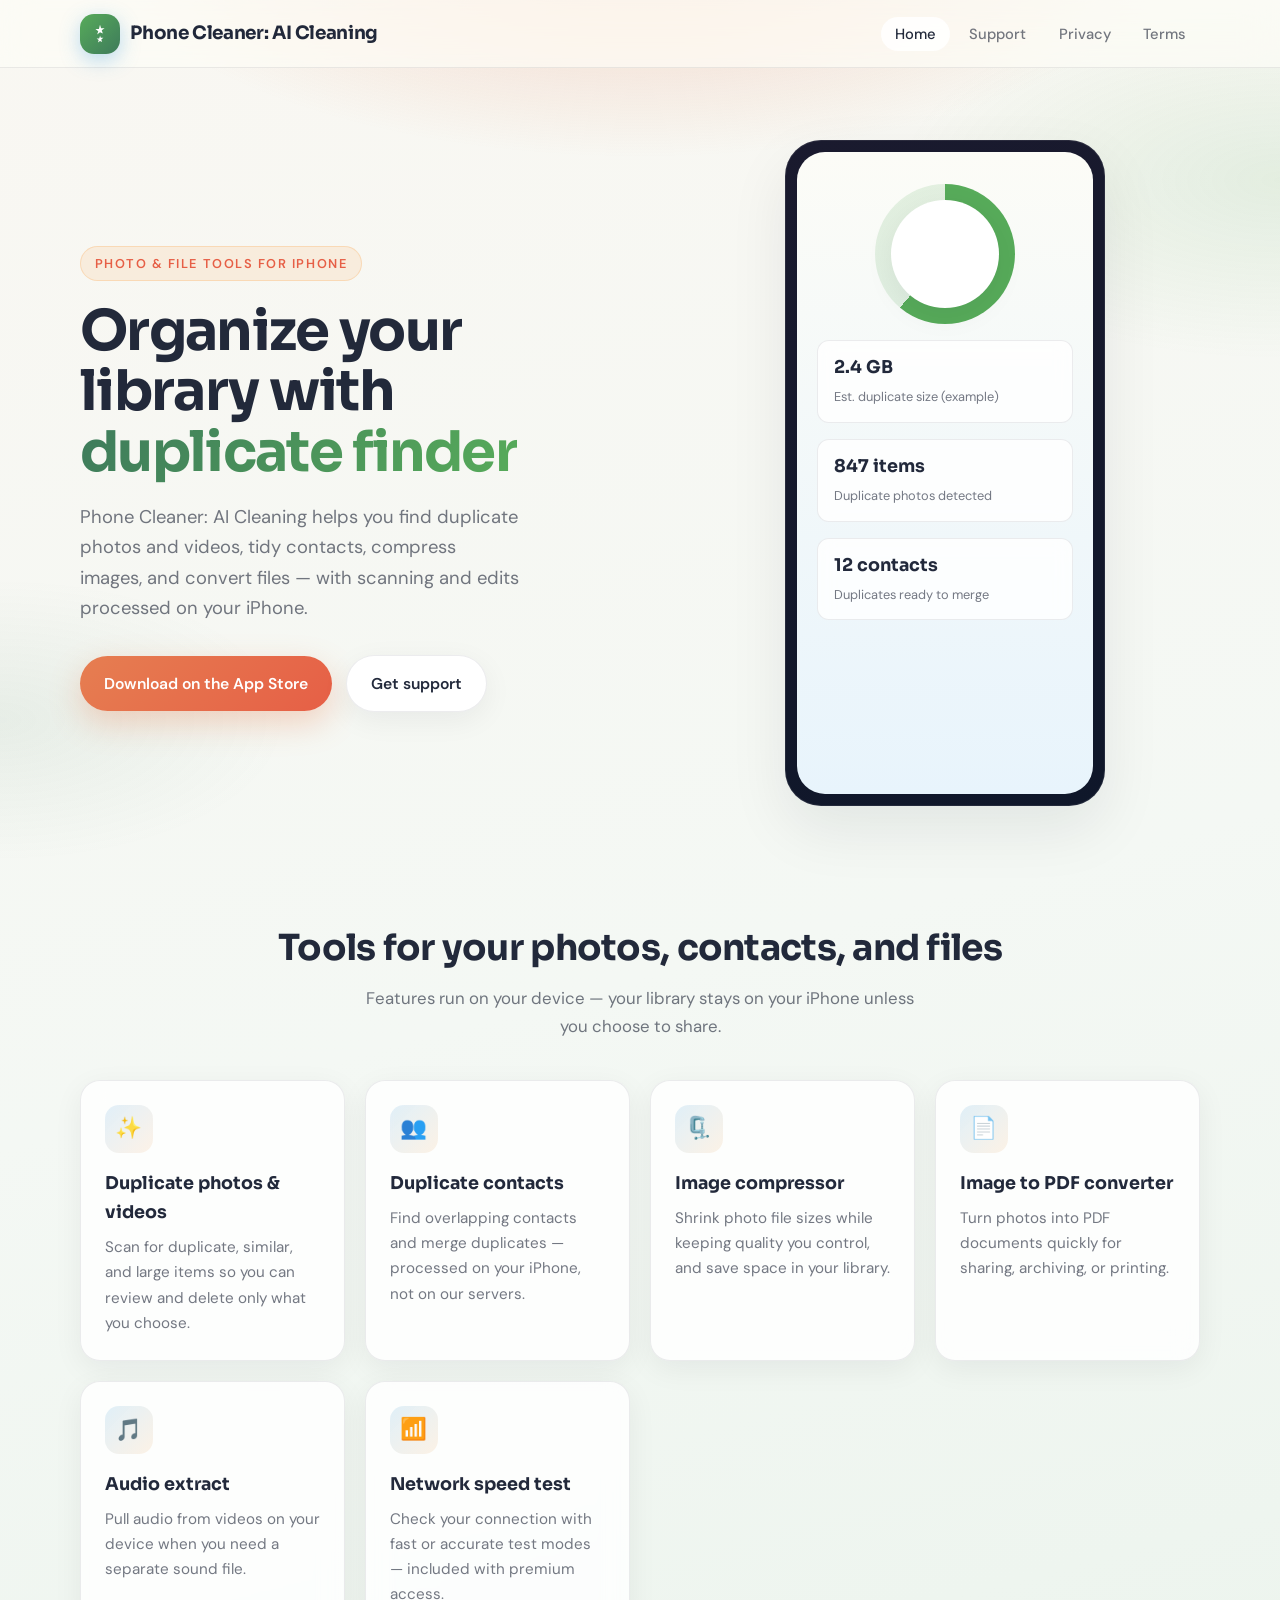
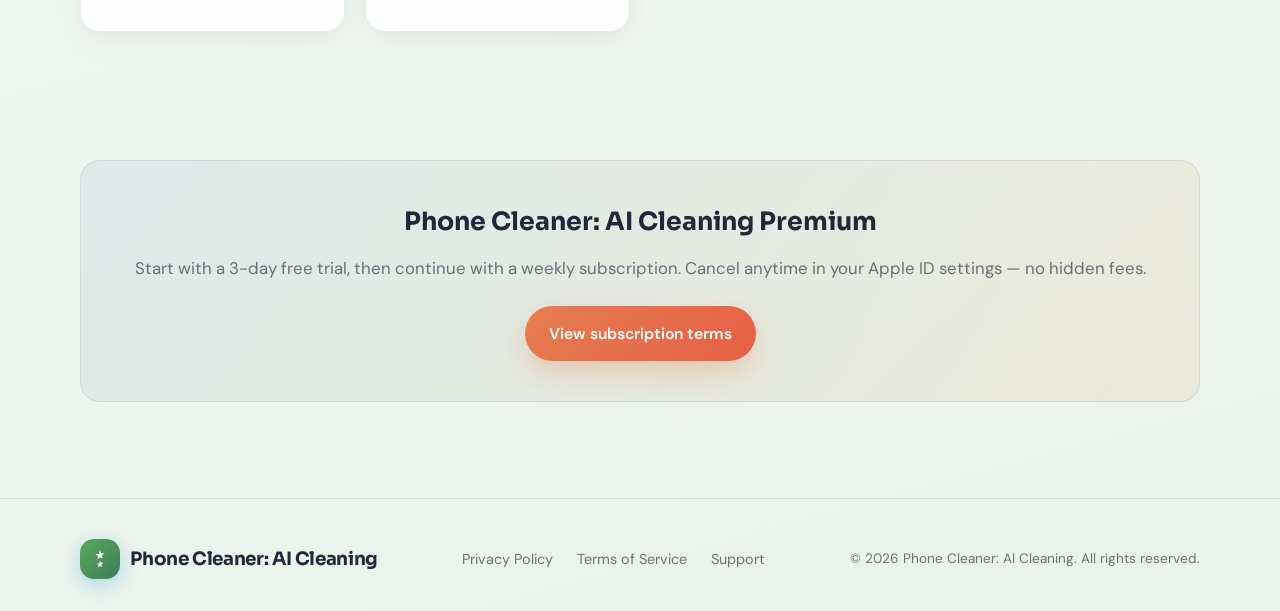
<file: index.html>
<!DOCTYPE html>
<html lang="en">
<head>
  <meta charset="UTF-8">
  <meta name="viewport" content="width=device-width, initial-scale=1">
  <meta name="description" content="Phone Cleaner: AI Cleaning — Find duplicate photos and contacts, compress images, convert files, and more on iPhone. Processed on your device.">
  <meta name="theme-color" content="#3e7b5b">
  <link rel="canonical" href="https://ammadrazzaq28.github.io/CleanerX/">
  <meta property="og:type" content="website">
  <meta property="og:url" content="https://ammadrazzaq28.github.io/CleanerX/">
  <meta property="og:title" content="Phone Cleaner: AI Cleaning — Photo &amp; File Tools for iPhone">
  <meta property="og:description" content="Find duplicate photos and contacts, compress images, convert files, and more on iPhone. Processed on your device.">
  <title>Phone Cleaner: AI Cleaning — Photo &amp; File Tools for iPhone</title>
  <link rel="preconnect" href="https://fonts.googleapis.com">
  <link rel="preconnect" href="https://fonts.gstatic.com" crossorigin>
  <link href="https://fonts.googleapis.com/css2?family=DM+Sans:ital,opsz,wght@0,9..40,400;0,9..40,500;0,9..40,600;0,9..40,700;1,9..40,400&family=Sora:wght@600;700&display=swap" rel="stylesheet">
  <link rel="stylesheet" href="css/site.css">
  <link rel="icon" href="data:image/svg+xml,%3Csvg xmlns='http://www.w3.org/2000/svg' viewBox='0 0 32 32'%3E%3Cdefs%3E%3ClinearGradient id='g' x1='0%25' y1='0%25' x2='100%25' y2='100%25'%3E%3Cstop offset='0%25' stop-color='%2357ab5a'/%3E%3Cstop offset='100%25' stop-color='%233e7b5b'/%3E%3C/linearGradient%3E%3C/defs%3E%3Crect width='32' height='32' rx='8' fill='url(%23g)'/%3E%3Cpath fill='white' d='M16 4l1.2 3.6h3.8l-3.1 2.3 1.2 3.6L16 11.2l-3.1 2.3 1.2-3.6-3.1-2.3h3.8L16 4zm0 12.5l.9 2.7h2.8l-2.3 1.7.9 2.7L16 20.6l-2.3 1.7.9-2.7-2.3-1.7h2.8l.9-2.7z'/%3E%3C/svg%3E">
</head>
<body>
  <header class="site-nav">
    <div class="wrap site-nav__inner">
      <a class="brand" href="index.html">
        <span class="brand__mark" aria-hidden="true">
          <svg viewBox="0 0 24 24" xmlns="http://www.w3.org/2000/svg"><path d="M12 2l1.2 3.6h3.8l-3.1 2.3 1.2 3.6L12 10.2 8.9 12.5l1.2-3.6-3.1-2.3h3.8L12 2zm0 11.5l.9 2.7h2.8l-2.3 1.7.9 2.7L12 19.6l-2.3 1.7.9-2.7-2.3-1.7h2.8l.9-2.7z"/></svg>
        </span>
        Phone Cleaner: AI Cleaning
      </a>
      <button class="nav-toggle" type="button" aria-label="Open menu" aria-expanded="false" data-nav-toggle>☰</button>
      <ul class="nav-links" data-nav-menu>
        <li><a href="index.html" aria-current="page">Home</a></li>
        <li><a href="support.html">Support</a></li>
        <li><a href="privacy.html">Privacy</a></li>
        <li><a href="terms.html">Terms</a></li>
      </ul>
    </div>
  </header>

  <main>
    <section class="hero">
      <div class="wrap hero__grid">
        <div>
          <p class="hero__eyebrow">Photo &amp; file tools for iPhone</p>
          <h1>Organize your library with <span>duplicate finder</span></h1>
          <p class="hero__lead">
            Phone Cleaner: AI Cleaning helps you find duplicate photos and videos, tidy contacts, compress images, and convert files — with scanning and edits processed on your iPhone.
          </p>
          <div class="hero__cta">
            <a class="btn btn--primary" href="https://apps.apple.com/app/6772748140" rel="noopener">Download on the App Store</a>
            <a class="btn btn--ghost" href="support.html">Get support</a>
          </div>
        </div>
        <div class="phone-mock" aria-hidden="true">
          <div class="phone-mock__frame">
            <div class="phone-mock__screen">
              <div class="mock-ring"></div>
              <div class="mock-stat"><strong>2.4 GB</strong><span>Est. duplicate size (example)</span></div>
              <div class="mock-stat"><strong>847 items</strong><span>Duplicate photos detected</span></div>
              <div class="mock-stat"><strong>12 contacts</strong><span>Duplicates ready to merge</span></div>
            </div>
          </div>
        </div>
      </div>
    </section>

    <section class="section" id="features">
      <div class="wrap">
        <h2 class="section__title">Tools for your photos, contacts, and files</h2>
        <p class="section__subtitle">Features run on your device — your library stays on your iPhone unless you choose to share.</p>
        <div class="features">
          <article class="card">
            <div class="card__icon" aria-hidden="true">✨</div>
            <h3>Duplicate photos &amp; videos</h3>
            <p>Scan for duplicate, similar, and large items so you can review and delete only what you choose.</p>
          </article>
          <article class="card">
            <div class="card__icon" aria-hidden="true">👥</div>
            <h3>Duplicate contacts</h3>
            <p>Find overlapping contacts and merge duplicates — processed on your iPhone, not on our servers.</p>
          </article>
          <article class="card">
            <div class="card__icon" aria-hidden="true">🗜️</div>
            <h3>Image compressor</h3>
            <p>Shrink photo file sizes while keeping quality you control, and save space in your library.</p>
          </article>
          <article class="card">
            <div class="card__icon" aria-hidden="true">📄</div>
            <h3>Image to PDF converter</h3>
            <p>Turn photos into PDF documents quickly for sharing, archiving, or printing.</p>
          </article>
          <article class="card">
            <div class="card__icon" aria-hidden="true">🎵</div>
            <h3>Audio extract</h3>
            <p>Pull audio from videos on your device when you need a separate sound file.</p>
          </article>
          <article class="card">
            <div class="card__icon" aria-hidden="true">📶</div>
            <h3>Network speed test</h3>
            <p>Check your connection with fast or accurate test modes — included with premium access.</p>
          </article>
        </div>
      </div>
    </section>

    <section class="section">
      <div class="wrap">
        <div class="pricing-banner">
          <h2>Phone Cleaner: AI Cleaning Premium</h2>
          <p>Start with a 3-day free trial, then continue with a weekly subscription. Cancel anytime in your Apple ID settings — no hidden fees.</p>
          <a class="btn btn--primary" href="terms.html#subscriptions">View subscription terms</a>
        </div>
      </div>
    </section>
  </main>

  <footer class="site-footer">
    <div class="wrap site-footer__inner">
      <a class="brand" href="index.html">
        <span class="brand__mark" aria-hidden="true">
          <svg viewBox="0 0 24 24" xmlns="http://www.w3.org/2000/svg"><path d="M12 2l1.2 3.6h3.8l-3.1 2.3 1.2 3.6L12 10.2 8.9 12.5l1.2-3.6-3.1-2.3h3.8L12 2zm0 11.5l.9 2.7h2.8l-2.3 1.7.9 2.7L12 19.6l-2.3 1.7.9-2.7-2.3-1.7h2.8l.9-2.7z"/></svg>
        </span>
        Phone Cleaner: AI Cleaning
      </a>
      <ul class="footer-links">
        <li><a href="privacy.html">Privacy Policy</a></li>
        <li><a href="terms.html">Terms of Service</a></li>
        <li><a href="support.html">Support</a></li>
      </ul>
      <small>© <span id="year"></span> Phone Cleaner: AI Cleaning. All rights reserved.</small>
    </div>
  </footer>

  <script>
    document.getElementById('year').textContent = new Date().getFullYear();
    const toggle = document.querySelector('[data-nav-toggle]');
    const menu = document.querySelector('[data-nav-menu]');
    toggle?.addEventListener('click', () => {
      const open = menu.classList.toggle('is-open');
      toggle.setAttribute('aria-expanded', open);
    });
  </script>
</body>
</html>
</file>
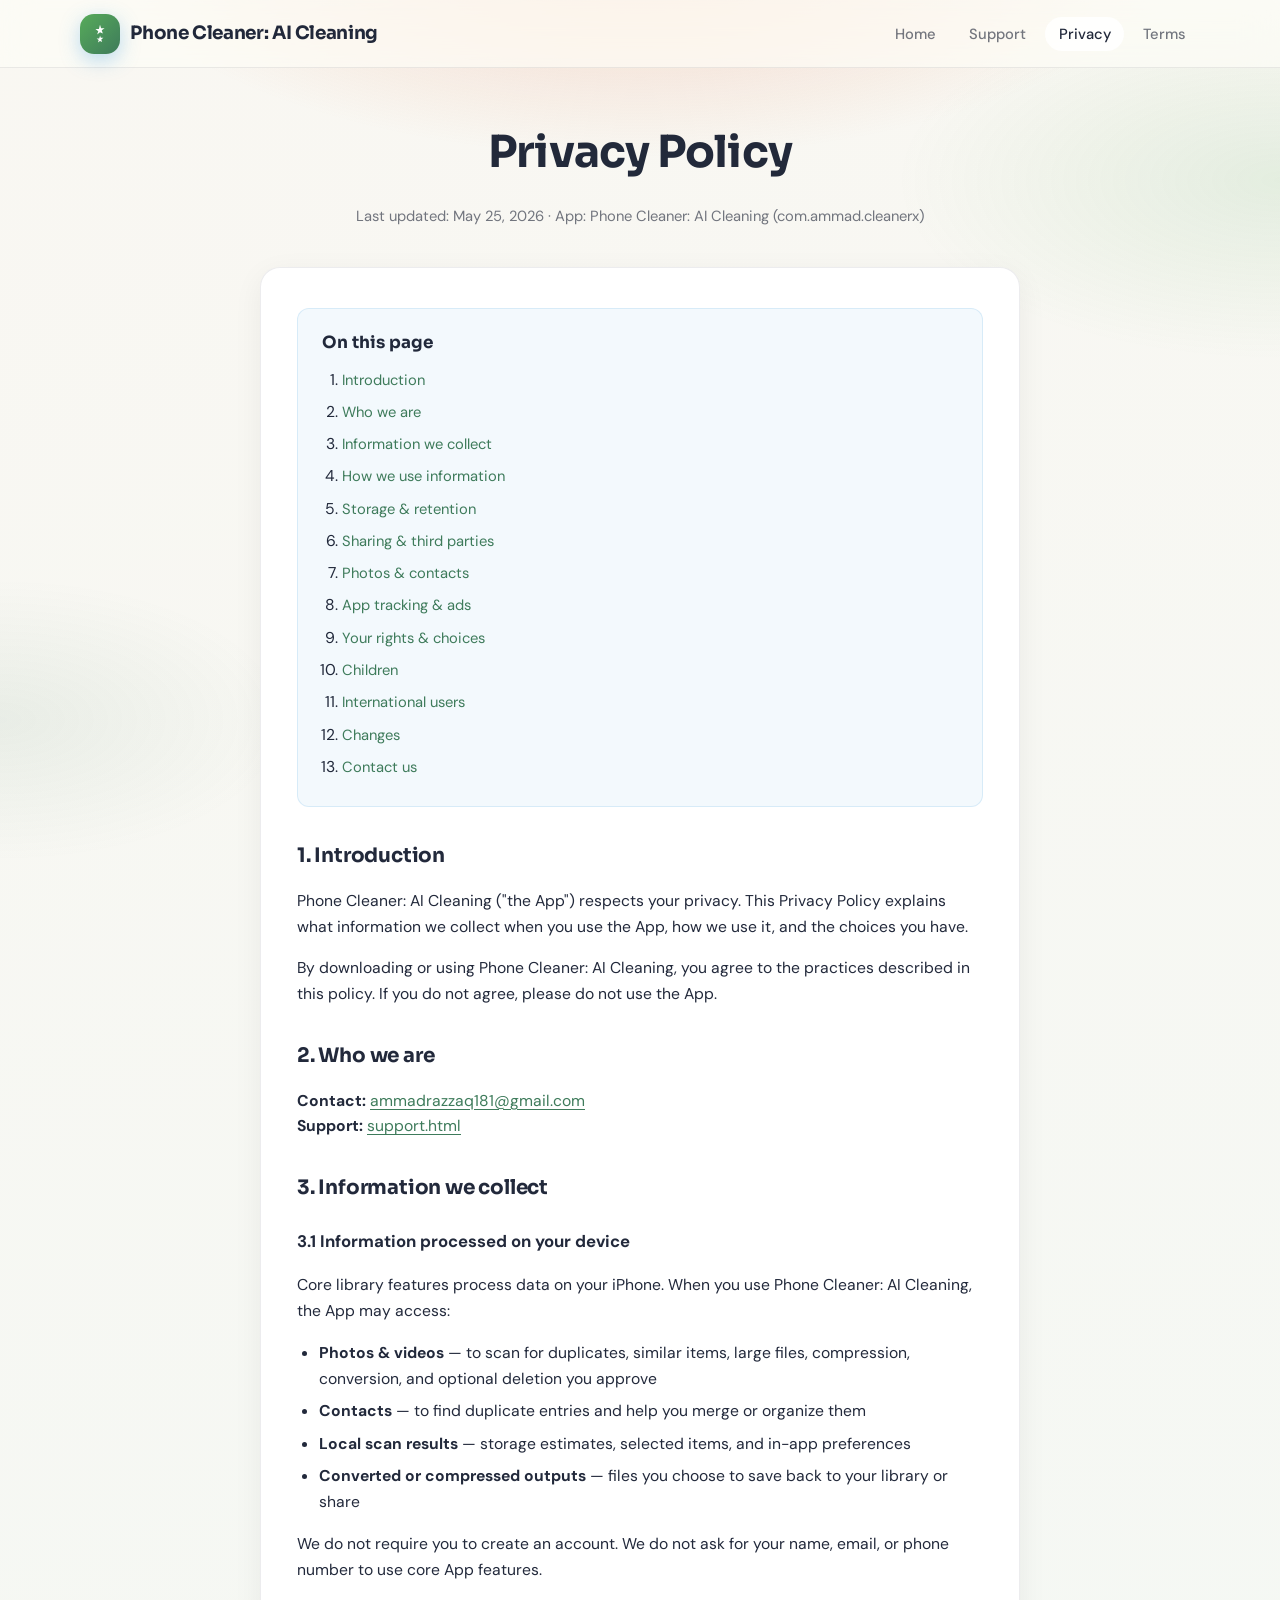
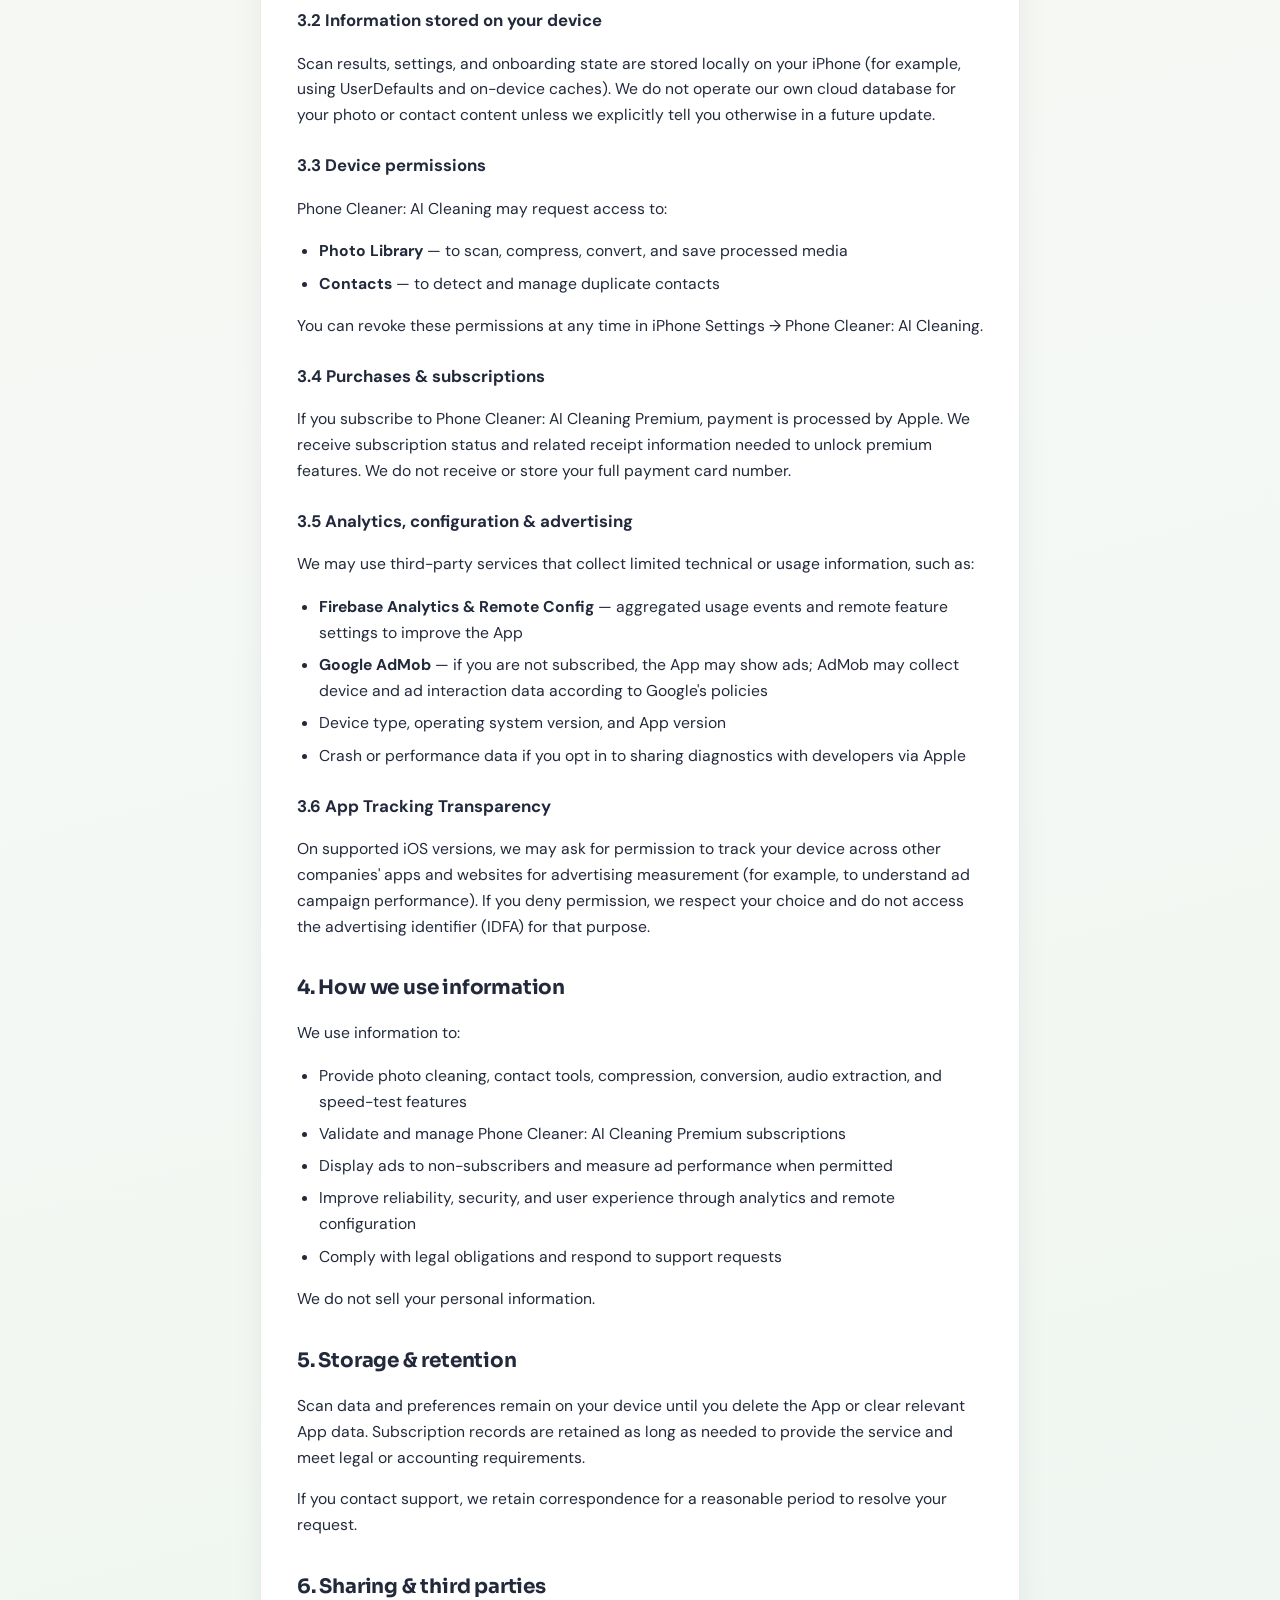
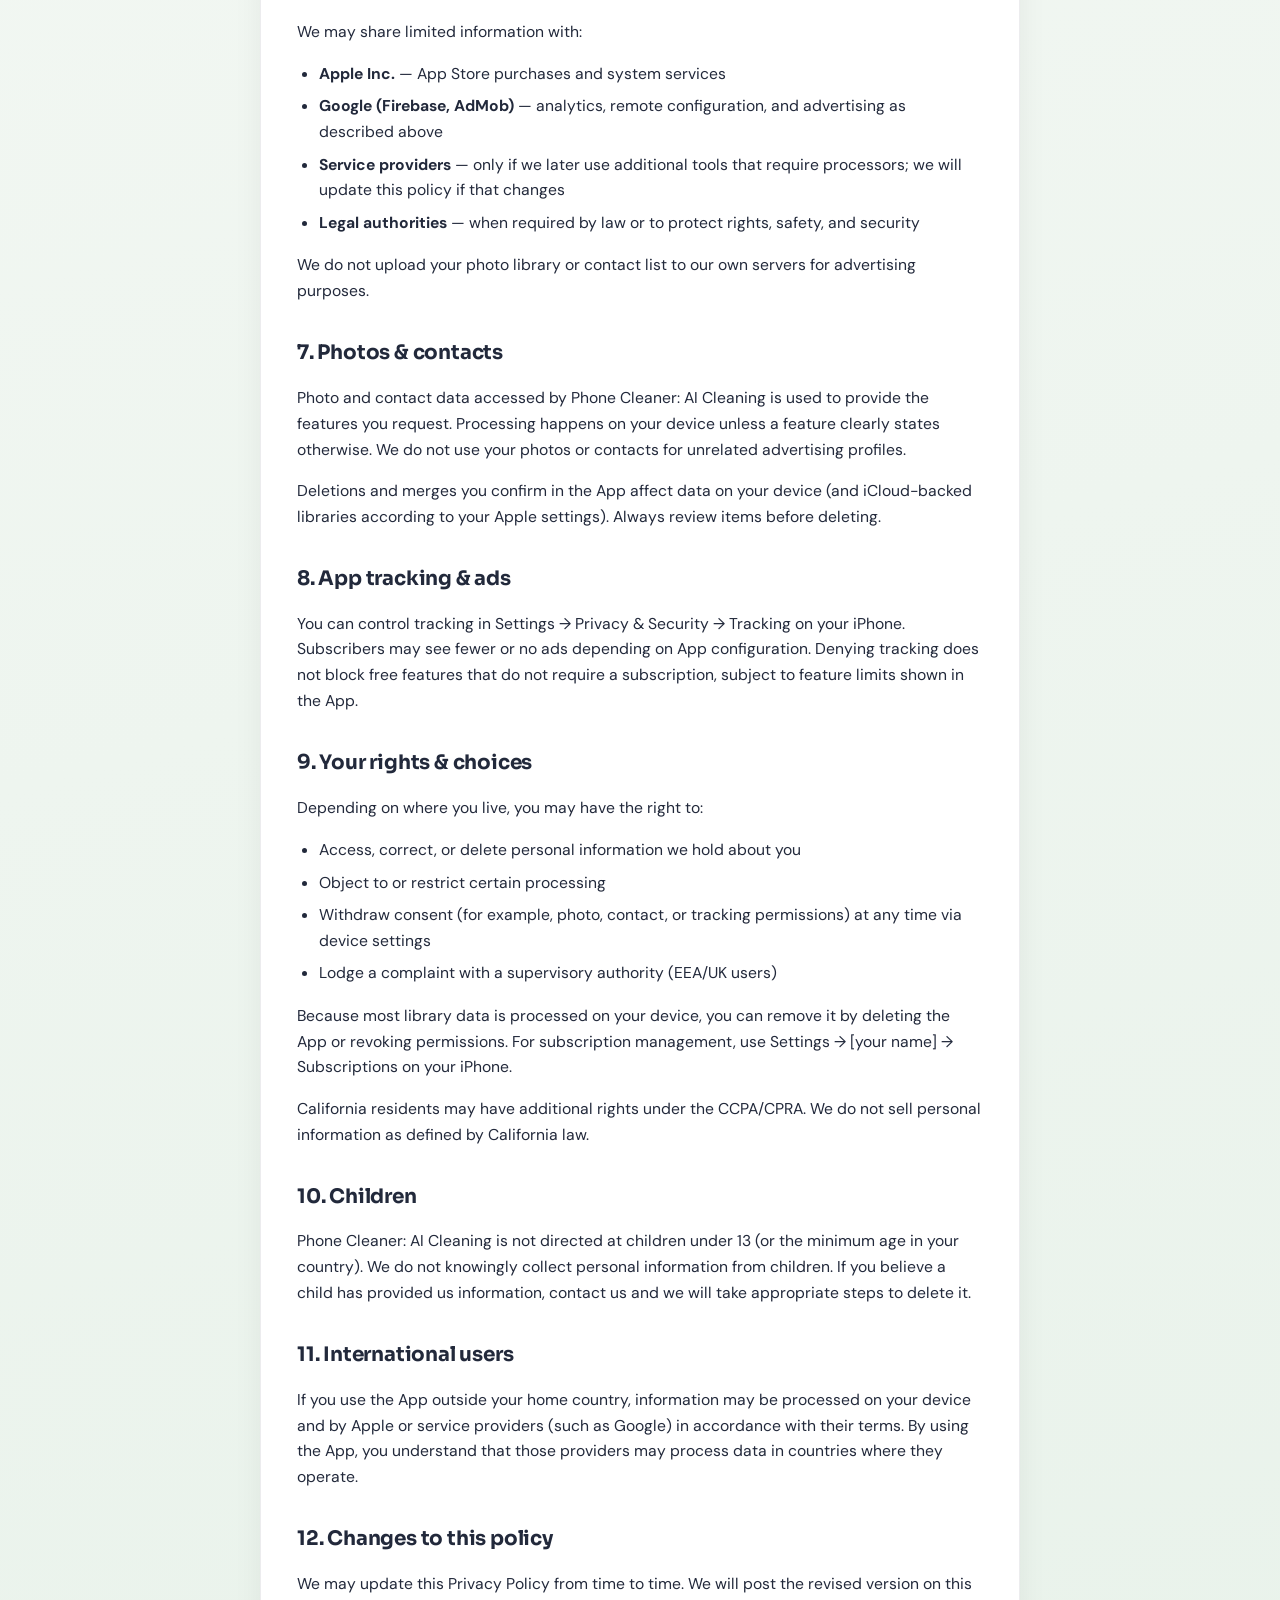
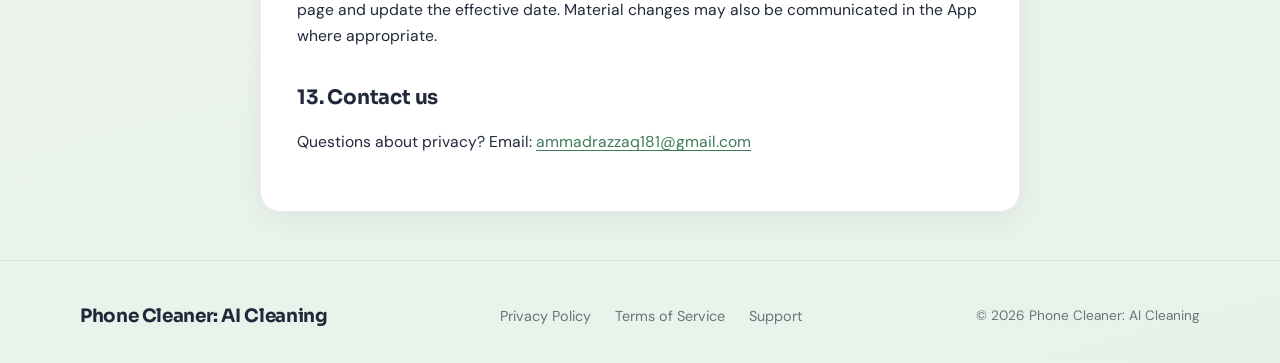
<file: privacy.html>
<!DOCTYPE html>
<html lang="en">
<head>
  <meta charset="UTF-8">
  <meta name="viewport" content="width=device-width, initial-scale=1">
  <meta name="description" content="Privacy Policy for Phone Cleaner: AI Cleaning — how we collect, use, and protect your information.">
  <title>Privacy Policy — Phone Cleaner: AI Cleaning</title>
  <link rel="preconnect" href="https://fonts.googleapis.com">
  <link rel="preconnect" href="https://fonts.gstatic.com" crossorigin>
  <link href="https://fonts.googleapis.com/css2?family=DM+Sans:ital,opsz,wght@0,9..40,400;0,9..40,500;0,9..40,600;0,9..40,700&family=Sora:wght@600;700&display=swap" rel="stylesheet">
  <link rel="stylesheet" href="css/site.css">
  <link rel="icon" href="data:image/svg+xml,%3Csvg xmlns='http://www.w3.org/2000/svg' viewBox='0 0 32 32'%3E%3Crect width='32' height='32' rx='8' fill='%233e7b5b'/%3E%3Cpath fill='white' d='M16 4l1.2 3.6h3.8l-3.1 2.3 1.2 3.6L16 11.2l-3.1 2.3 1.2-3.6-3.1-2.3h3.8L16 4z'/%3E%3C/svg%3E">
</head>
<body>
  <header class="site-nav">
    <div class="wrap site-nav__inner">
      <a class="brand" href="index.html">
        <span class="brand__mark" aria-hidden="true">
          <svg viewBox="0 0 24 24" xmlns="http://www.w3.org/2000/svg"><path d="M12 2l1.2 3.6h3.8l-3.1 2.3 1.2 3.6L12 10.2 8.9 12.5l1.2-3.6-3.1-2.3h3.8L12 2zm0 11.5l.9 2.7h2.8l-2.3 1.7.9 2.7L12 19.6l-2.3 1.7.9-2.7-2.3-1.7h2.8l.9-2.7z"/></svg>
        </span>
        Phone Cleaner: AI Cleaning
      </a>
      <button class="nav-toggle" type="button" aria-label="Open menu" aria-expanded="false" data-nav-toggle>☰</button>
      <ul class="nav-links" data-nav-menu>
        <li><a href="index.html">Home</a></li>
        <li><a href="support.html">Support</a></li>
        <li><a href="privacy.html" aria-current="page">Privacy</a></li>
        <li><a href="terms.html">Terms</a></li>
      </ul>
    </div>
  </header>

  <main>
    <header class="page-header wrap--legal">
      <h1>Privacy Policy</h1>
      <p class="meta">Last updated: May 25, 2026 · App: Phone Cleaner: AI Cleaning (com.ammad.cleanerx)</p>
    </header>

    <article class="legal-card wrap--legal">
      <nav class="toc" aria-label="Table of contents">
        <strong>On this page</strong>
        <ol>
          <li><a href="#introduction">Introduction</a></li>
          <li><a href="#controller">Who we are</a></li>
          <li><a href="#collect">Information we collect</a></li>
          <li><a href="#use">How we use information</a></li>
          <li><a href="#storage">Storage &amp; retention</a></li>
          <li><a href="#sharing">Sharing &amp; third parties</a></li>
          <li><a href="#permissions">Photos &amp; contacts</a></li>
          <li><a href="#tracking">App tracking &amp; ads</a></li>
          <li><a href="#rights">Your rights &amp; choices</a></li>
          <li><a href="#children">Children</a></li>
          <li><a href="#international">International users</a></li>
          <li><a href="#changes">Changes</a></li>
          <li><a href="#contact">Contact us</a></li>
        </ol>
      </nav>

      <h2 id="introduction">1. Introduction</h2>
      <p>
        Phone Cleaner: AI Cleaning ("the App") respects your privacy. This Privacy Policy explains what information we collect when you use the App, how we use it, and the choices you have.
      </p>
      <p>
        By downloading or using Phone Cleaner: AI Cleaning, you agree to the practices described in this policy. If you do not agree, please do not use the App.
      </p>

      <h2 id="controller">2. Who we are</h2>
      <p>
        <strong>Contact:</strong> <a href="mailto:ammadrazzaq181@gmail.com">ammadrazzaq181@gmail.com</a><br>
        <strong>Support:</strong> <a href="support.html">support.html</a>
      </p>

      <h2 id="collect">3. Information we collect</h2>

      <h3>3.1 Information processed on your device</h3>
      <p>Core library features process data on your iPhone. When you use Phone Cleaner: AI Cleaning, the App may access:</p>
      <ul>
        <li><strong>Photos &amp; videos</strong> — to scan for duplicates, similar items, large files, compression, conversion, and optional deletion you approve</li>
        <li><strong>Contacts</strong> — to find duplicate entries and help you merge or organize them</li>
        <li><strong>Local scan results</strong> — storage estimates, selected items, and in-app preferences</li>
        <li><strong>Converted or compressed outputs</strong> — files you choose to save back to your library or share</li>
      </ul>
      <p>
        We do not require you to create an account. We do not ask for your name, email, or phone number to use core App features.
      </p>

      <h3>3.2 Information stored on your device</h3>
      <p>
        Scan results, settings, and onboarding state are stored locally on your iPhone (for example, using UserDefaults and on-device caches). We do not operate our own cloud database for your photo or contact content unless we explicitly tell you otherwise in a future update.
      </p>

      <h3>3.3 Device permissions</h3>
      <p>Phone Cleaner: AI Cleaning may request access to:</p>
      <ul>
        <li><strong>Photo Library</strong> — to scan, compress, convert, and save processed media</li>
        <li><strong>Contacts</strong> — to detect and manage duplicate contacts</li>
      </ul>
      <p>You can revoke these permissions at any time in iPhone Settings → Phone Cleaner: AI Cleaning.</p>

      <h3>3.4 Purchases &amp; subscriptions</h3>
      <p>
        If you subscribe to Phone Cleaner: AI Cleaning Premium, payment is processed by Apple. We receive subscription status and related receipt information needed to unlock premium features. We do not receive or store your full payment card number.
      </p>

      <h3>3.5 Analytics, configuration &amp; advertising</h3>
      <p>We may use third-party services that collect limited technical or usage information, such as:</p>
      <ul>
        <li><strong>Firebase Analytics &amp; Remote Config</strong> — aggregated usage events and remote feature settings to improve the App</li>
        <li><strong>Google AdMob</strong> — if you are not subscribed, the App may show ads; AdMob may collect device and ad interaction data according to Google's policies</li>
        <li>Device type, operating system version, and App version</li>
        <li>Crash or performance data if you opt in to sharing diagnostics with developers via Apple</li>
      </ul>

      <h3>3.6 App Tracking Transparency</h3>
      <p>
        On supported iOS versions, we may ask for permission to track your device across other companies' apps and websites for advertising measurement (for example, to understand ad campaign performance). If you deny permission, we respect your choice and do not access the advertising identifier (IDFA) for that purpose.
      </p>

      <h2 id="use">4. How we use information</h2>
      <p>We use information to:</p>
      <ul>
        <li>Provide photo cleaning, contact tools, compression, conversion, audio extraction, and speed-test features</li>
        <li>Validate and manage Phone Cleaner: AI Cleaning Premium subscriptions</li>
        <li>Display ads to non-subscribers and measure ad performance when permitted</li>
        <li>Improve reliability, security, and user experience through analytics and remote configuration</li>
        <li>Comply with legal obligations and respond to support requests</li>
      </ul>
      <p>We do not sell your personal information.</p>

      <h2 id="storage">5. Storage &amp; retention</h2>
      <p>
        Scan data and preferences remain on your device until you delete the App or clear relevant App data. Subscription records are retained as long as needed to provide the service and meet legal or accounting requirements.
      </p>
      <p>If you contact support, we retain correspondence for a reasonable period to resolve your request.</p>

      <h2 id="sharing">6. Sharing &amp; third parties</h2>
      <p>We may share limited information with:</p>
      <ul>
        <li><strong>Apple Inc.</strong> — App Store purchases and system services</li>
        <li><strong>Google (Firebase, AdMob)</strong> — analytics, remote configuration, and advertising as described above</li>
        <li><strong>Service providers</strong> — only if we later use additional tools that require processors; we will update this policy if that changes</li>
        <li><strong>Legal authorities</strong> — when required by law or to protect rights, safety, and security</li>
      </ul>
      <p>We do not upload your photo library or contact list to our own servers for advertising purposes.</p>

      <h2 id="permissions">7. Photos &amp; contacts</h2>
      <p>
        Photo and contact data accessed by Phone Cleaner: AI Cleaning is used to provide the features you request. Processing happens on your device unless a feature clearly states otherwise. We do not use your photos or contacts for unrelated advertising profiles.
      </p>
      <p>
        Deletions and merges you confirm in the App affect data on your device (and iCloud-backed libraries according to your Apple settings). Always review items before deleting.
      </p>

      <h2 id="tracking">8. App tracking &amp; ads</h2>
      <p>
        You can control tracking in Settings → Privacy &amp; Security → Tracking on your iPhone. Subscribers may see fewer or no ads depending on App configuration. Denying tracking does not block free features that do not require a subscription, subject to feature limits shown in the App.
      </p>

      <h2 id="rights">9. Your rights &amp; choices</h2>
      <p>Depending on where you live, you may have the right to:</p>
      <ul>
        <li>Access, correct, or delete personal information we hold about you</li>
        <li>Object to or restrict certain processing</li>
        <li>Withdraw consent (for example, photo, contact, or tracking permissions) at any time via device settings</li>
        <li>Lodge a complaint with a supervisory authority (EEA/UK users)</li>
      </ul>
      <p>
        Because most library data is processed on your device, you can remove it by deleting the App or revoking permissions. For subscription management, use Settings → [your name] → Subscriptions on your iPhone.
      </p>
      <p>California residents may have additional rights under the CCPA/CPRA. We do not sell personal information as defined by California law.</p>

      <h2 id="children">10. Children</h2>
      <p>
        Phone Cleaner: AI Cleaning is not directed at children under 13 (or the minimum age in your country). We do not knowingly collect personal information from children. If you believe a child has provided us information, contact us and we will take appropriate steps to delete it.
      </p>

      <h2 id="international">11. International users</h2>
      <p>
        If you use the App outside your home country, information may be processed on your device and by Apple or service providers (such as Google) in accordance with their terms. By using the App, you understand that those providers may process data in countries where they operate.
      </p>

      <h2 id="changes">12. Changes to this policy</h2>
      <p>
        We may update this Privacy Policy from time to time. We will post the revised version on this page and update the effective date. Material changes may also be communicated in the App where appropriate.
      </p>

      <h2 id="contact">13. Contact us</h2>
      <p>Questions about privacy? Email: <a href="mailto:ammadrazzaq181@gmail.com">ammadrazzaq181@gmail.com</a></p>
    </article>
  </main>

  <footer class="site-footer">
    <div class="wrap site-footer__inner">
      <a class="brand" href="index.html">Phone Cleaner: AI Cleaning</a>
      <ul class="footer-links">
        <li><a href="privacy.html">Privacy Policy</a></li>
        <li><a href="terms.html">Terms of Service</a></li>
        <li><a href="support.html">Support</a></li>
      </ul>
      <small>© <span id="year"></span> Phone Cleaner: AI Cleaning</small>
    </div>
  </footer>

  <script>
    document.getElementById('year').textContent = new Date().getFullYear();
    const toggle = document.querySelector('[data-nav-toggle]');
    const menu = document.querySelector('[data-nav-menu]');
    toggle?.addEventListener('click', () => {
      const open = menu.classList.toggle('is-open');
      toggle.setAttribute('aria-expanded', open);
    });
  </script>
</body>
</html>
</file>
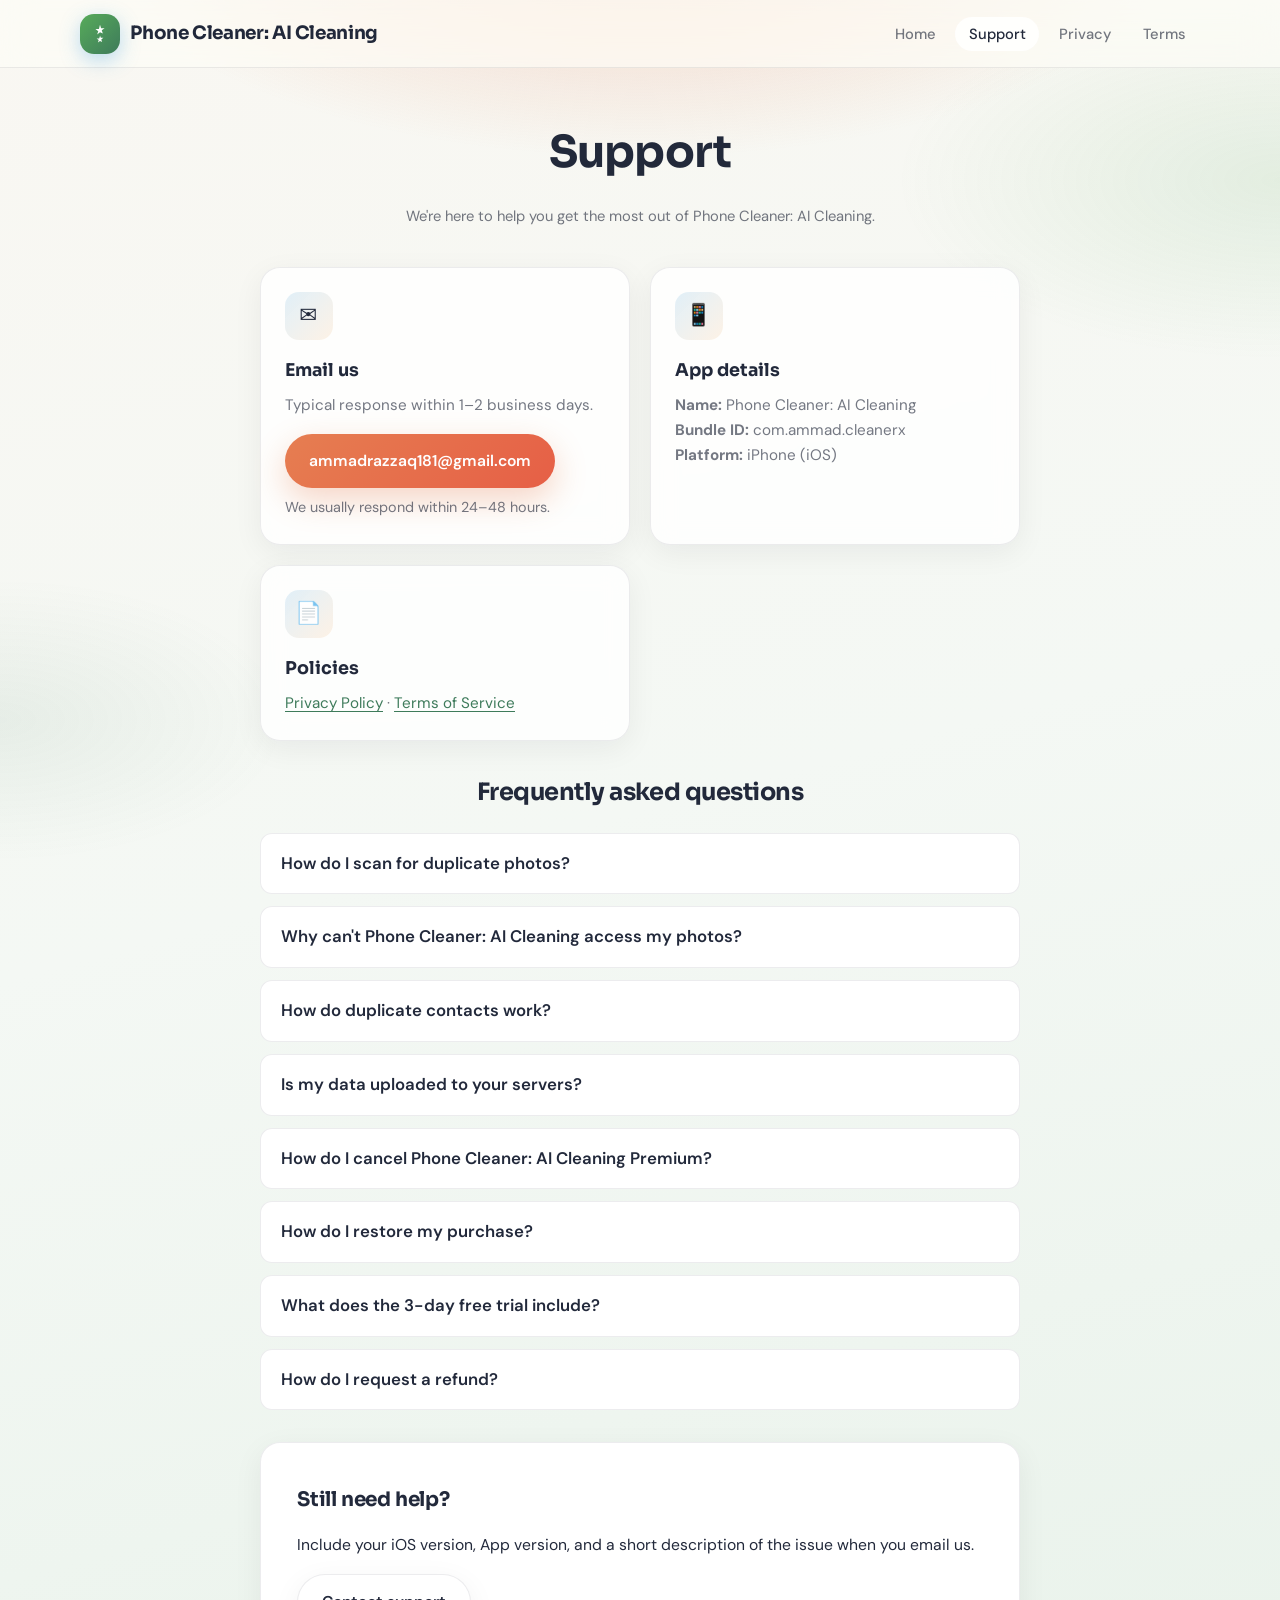
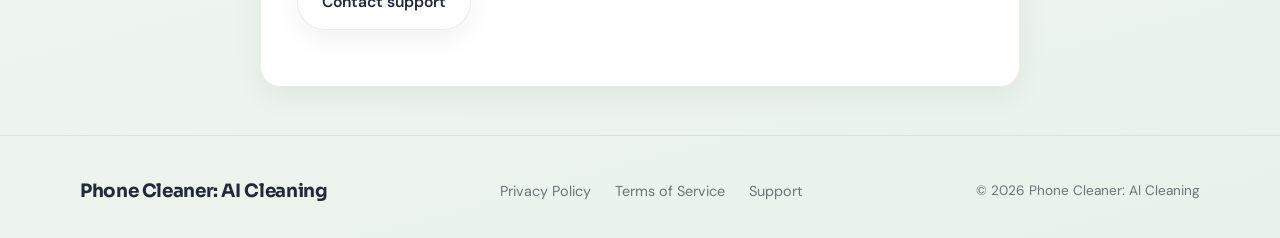
<file: support.html>
<!DOCTYPE html>
<html lang="en">
<head>
  <meta charset="UTF-8">
  <meta name="viewport" content="width=device-width, initial-scale=1">
  <meta name="description" content="Phone Cleaner: AI Cleaning Support — help with duplicates, subscriptions, permissions, and more.">
  <title>Support — Phone Cleaner: AI Cleaning</title>
  <link rel="preconnect" href="https://fonts.googleapis.com">
  <link rel="preconnect" href="https://fonts.gstatic.com" crossorigin>
  <link href="https://fonts.googleapis.com/css2?family=DM+Sans:ital,opsz,wght@0,9..40,400;0,9..40,500;0,9..40,600;0,9..40,700&family=Sora:wght@600;700&display=swap" rel="stylesheet">
  <link rel="stylesheet" href="css/site.css">
  <link rel="icon" href="data:image/svg+xml,%3Csvg xmlns='http://www.w3.org/2000/svg' viewBox='0 0 32 32'%3E%3Crect width='32' height='32' rx='8' fill='%233e7b5b'/%3E%3Cpath fill='white' d='M16 4l1.2 3.6h3.8l-3.1 2.3 1.2 3.6L16 11.2l-3.1 2.3 1.2-3.6-3.1-2.3h3.8L16 4z'/%3E%3C/svg%3E">
</head>
<body>
  <header class="site-nav">
    <div class="wrap site-nav__inner">
      <a class="brand" href="index.html">
        <span class="brand__mark" aria-hidden="true">
          <svg viewBox="0 0 24 24" xmlns="http://www.w3.org/2000/svg"><path d="M12 2l1.2 3.6h3.8l-3.1 2.3 1.2 3.6L12 10.2 8.9 12.5l1.2-3.6-3.1-2.3h3.8L12 2zm0 11.5l.9 2.7h2.8l-2.3 1.7.9 2.7L12 19.6l-2.3 1.7.9-2.7-2.3-1.7h2.8l.9-2.7z"/></svg>
        </span>
        Phone Cleaner: AI Cleaning
      </a>
      <button class="nav-toggle" type="button" aria-label="Open menu" aria-expanded="false" data-nav-toggle>☰</button>
      <ul class="nav-links" data-nav-menu>
        <li><a href="index.html">Home</a></li>
        <li><a href="support.html" aria-current="page">Support</a></li>
        <li><a href="privacy.html">Privacy</a></li>
        <li><a href="terms.html">Terms</a></li>
      </ul>
    </div>
  </header>

  <main>
    <header class="page-header wrap--legal">
      <h1>Support</h1>
      <p class="meta">We're here to help you get the most out of Phone Cleaner: AI Cleaning.</p>
    </header>

    <div class="wrap--legal" style="margin-bottom: 2.5rem;">
      <div class="support-grid">
        <div class="card">
          <div class="card__icon" aria-hidden="true">✉️</div>
          <h3>Email us</h3>
          <p>Typical response within 1–2 business days.</p>
          <p style="margin-top: 1rem;"><a class="btn btn--primary" href="mailto:ammadrazzaq181@gmail.com?subject=Phone Cleaner: AI Cleaning%20Support">ammadrazzaq181@gmail.com</a></p>
          <p style="margin-top: 0.5rem; font-size: 0.9rem; color: var(--text-muted);">We usually respond within 24–48 hours.</p>
        </div>
        <div class="card">
          <div class="card__icon" aria-hidden="true">📱</div>
          <h3>App details</h3>
          <p>
            <strong>Name:</strong> Phone Cleaner: AI Cleaning<br>
            <strong>Bundle ID:</strong> com.ammad.cleanerx<br>
            <strong>Platform:</strong> iPhone (iOS)
          </p>
        </div>
        <div class="card">
          <div class="card__icon" aria-hidden="true">📄</div>
          <h3>Policies</h3>
          <p>
            <a href="privacy.html">Privacy Policy</a> ·
            <a href="terms.html">Terms of Service</a>
          </p>
        </div>
      </div>

      <h2 class="section__title" style="font-size: 1.5rem; margin-top: 2rem;">Frequently asked questions</h2>
      <div class="faq" style="margin-top: 1.25rem;">
        <details>
          <summary>How do I scan for duplicate photos?</summary>
          <p>Open the Library tab and start a scan. Grant Photo Library access when prompted. After the scan completes, review duplicate, similar, or large items before deleting anything.</p>
        </details>
        <details>
          <summary>Why can't Phone Cleaner: AI Cleaning access my photos?</summary>
          <p>Go to Settings → Phone Cleaner: AI Cleaning → Photos and choose "Full Access" or "Limited Access" as needed. If you previously denied access, enable it there and relaunch the App.</p>
        </details>
        <details>
          <summary>How do duplicate contacts work?</summary>
          <p>Phone Cleaner: AI Cleaning reads contacts on your device to find duplicates. Enable Contacts permission in Settings → Phone Cleaner: AI Cleaning. Merges you confirm update contacts on your iPhone (and iCloud if enabled).</p>
        </details>
        <details>
          <summary>Is my data uploaded to your servers?</summary>
          <p>Photo and contact scanning is processed on your device. We do not operate a cloud copy of your library for scanning. See our <a href="privacy.html">Privacy Policy</a> for analytics and advertising details.</p>
        </details>
        <details>
          <summary>How do I cancel Phone Cleaner: AI Cleaning Premium?</summary>
          <p>Subscriptions are managed by Apple. On your iPhone: Settings → [your name] → Subscriptions → Phone Cleaner: AI Cleaning → Cancel Subscription. Cancel at least 24 hours before renewal to avoid the next charge.</p>
        </details>
        <details>
          <summary>How do I restore my purchase?</summary>
          <p>On the subscription screen in the App, tap Restore. Make sure you are signed in with the same Apple ID used for the original purchase.</p>
        </details>
        <details>
          <summary>What does the 3-day free trial include?</summary>
          <p>Eligible new subscribers receive premium access for three days. If you do not cancel before the trial ends, Apple automatically bills the weekly subscription shown on the paywall.</p>
        </details>
        <details>
          <summary>How do I request a refund?</summary>
          <p>Refunds are processed by Apple. Visit <a href="https://reportaproblem.apple.com" rel="noopener">reportaproblem.apple.com</a> and sign in with your Apple ID.</p>
        </details>
      </div>

      <div class="legal-card" style="margin-top: 2rem;">
        <h2 id="still-need-help">Still need help?</h2>
        <p>Include your iOS version, App version, and a short description of the issue when you email us.</p>
        <p><a class="btn btn--ghost" href="mailto:ammadrazzaq181@gmail.com?subject=Phone Cleaner: AI Cleaning%20Support%20Request">Contact support</a></p>
      </div>
    </div>
  </main>

  <footer class="site-footer">
    <div class="wrap site-footer__inner">
      <a class="brand" href="index.html">Phone Cleaner: AI Cleaning</a>
      <ul class="footer-links">
        <li><a href="privacy.html">Privacy Policy</a></li>
        <li><a href="terms.html">Terms of Service</a></li>
        <li><a href="support.html">Support</a></li>
      </ul>
      <small>© <span id="year"></span> Phone Cleaner: AI Cleaning</small>
    </div>
  </footer>

  <script>
    document.getElementById('year').textContent = new Date().getFullYear();
    const toggle = document.querySelector('[data-nav-toggle]');
    const menu = document.querySelector('[data-nav-menu]');
    toggle?.addEventListener('click', () => {
      const open = menu.classList.toggle('is-open');
      toggle.setAttribute('aria-expanded', open);
    });
  </script>
</body>
</html>
</file>
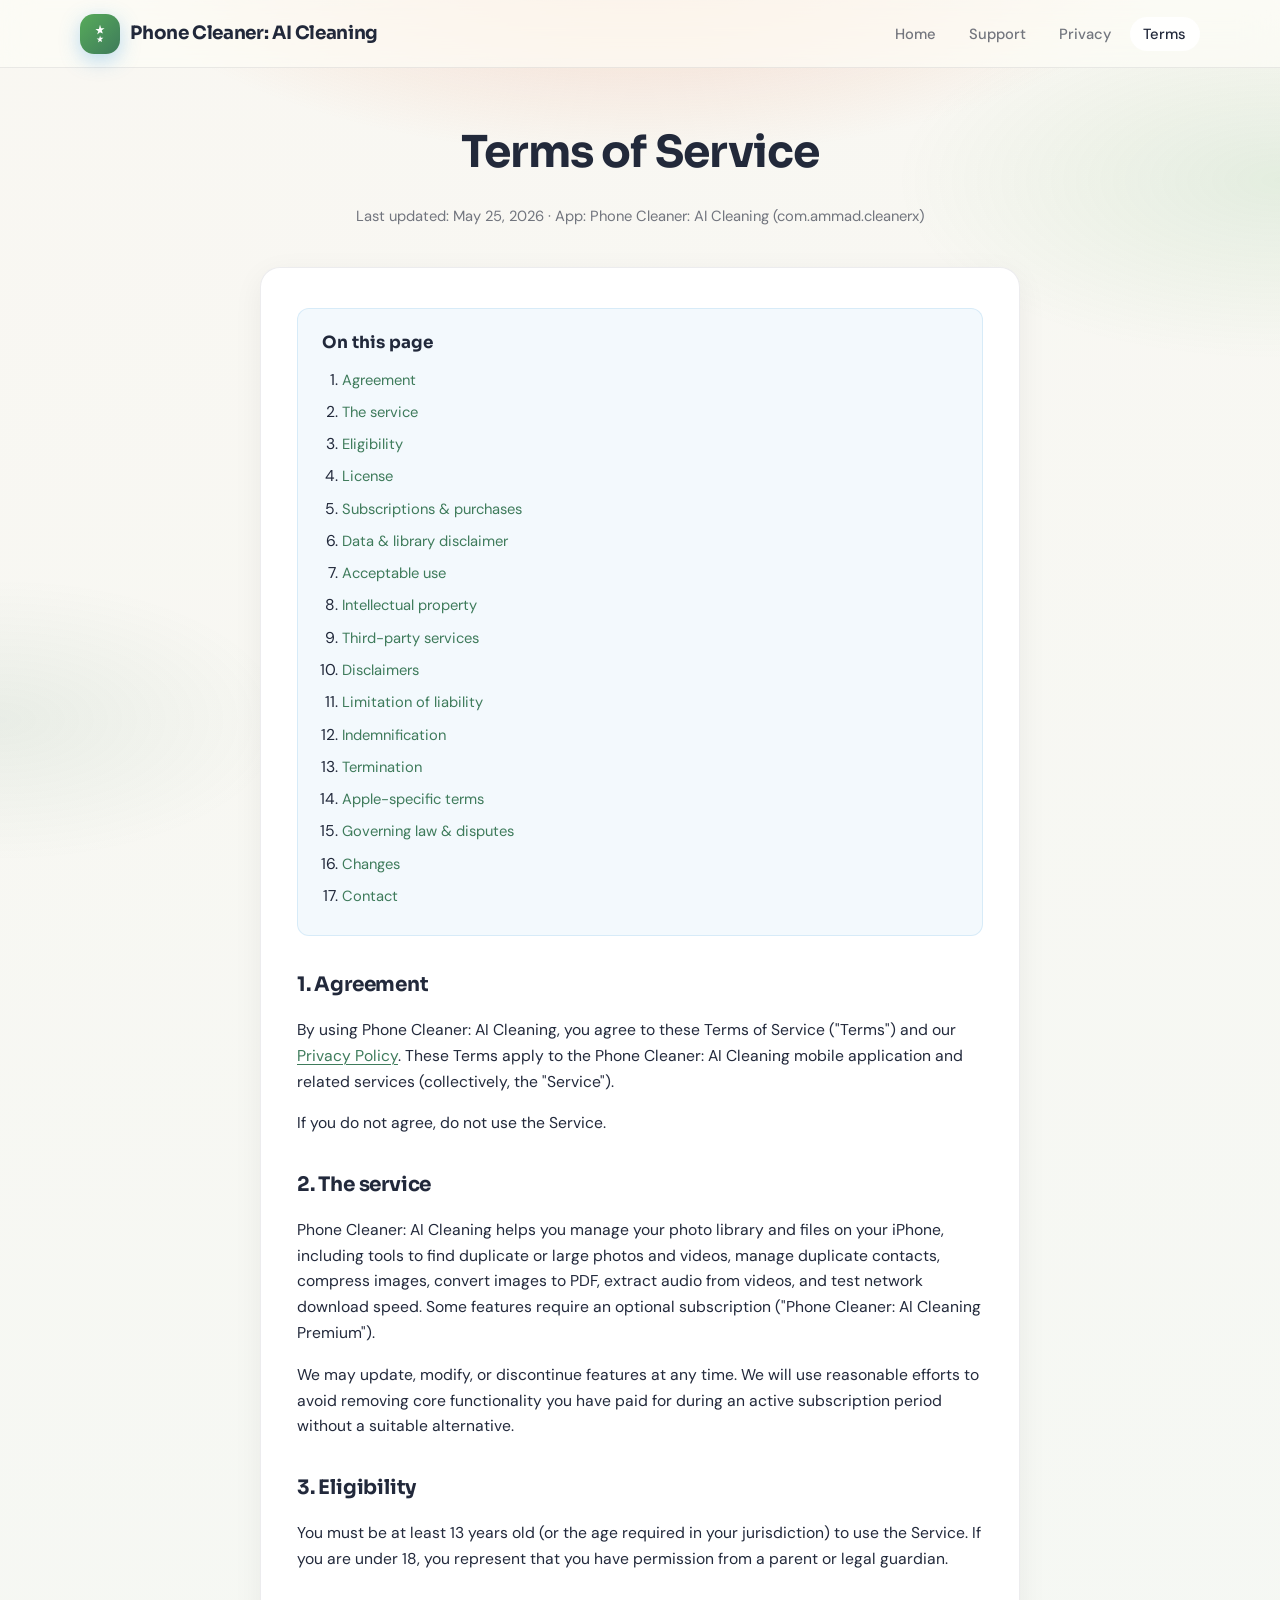
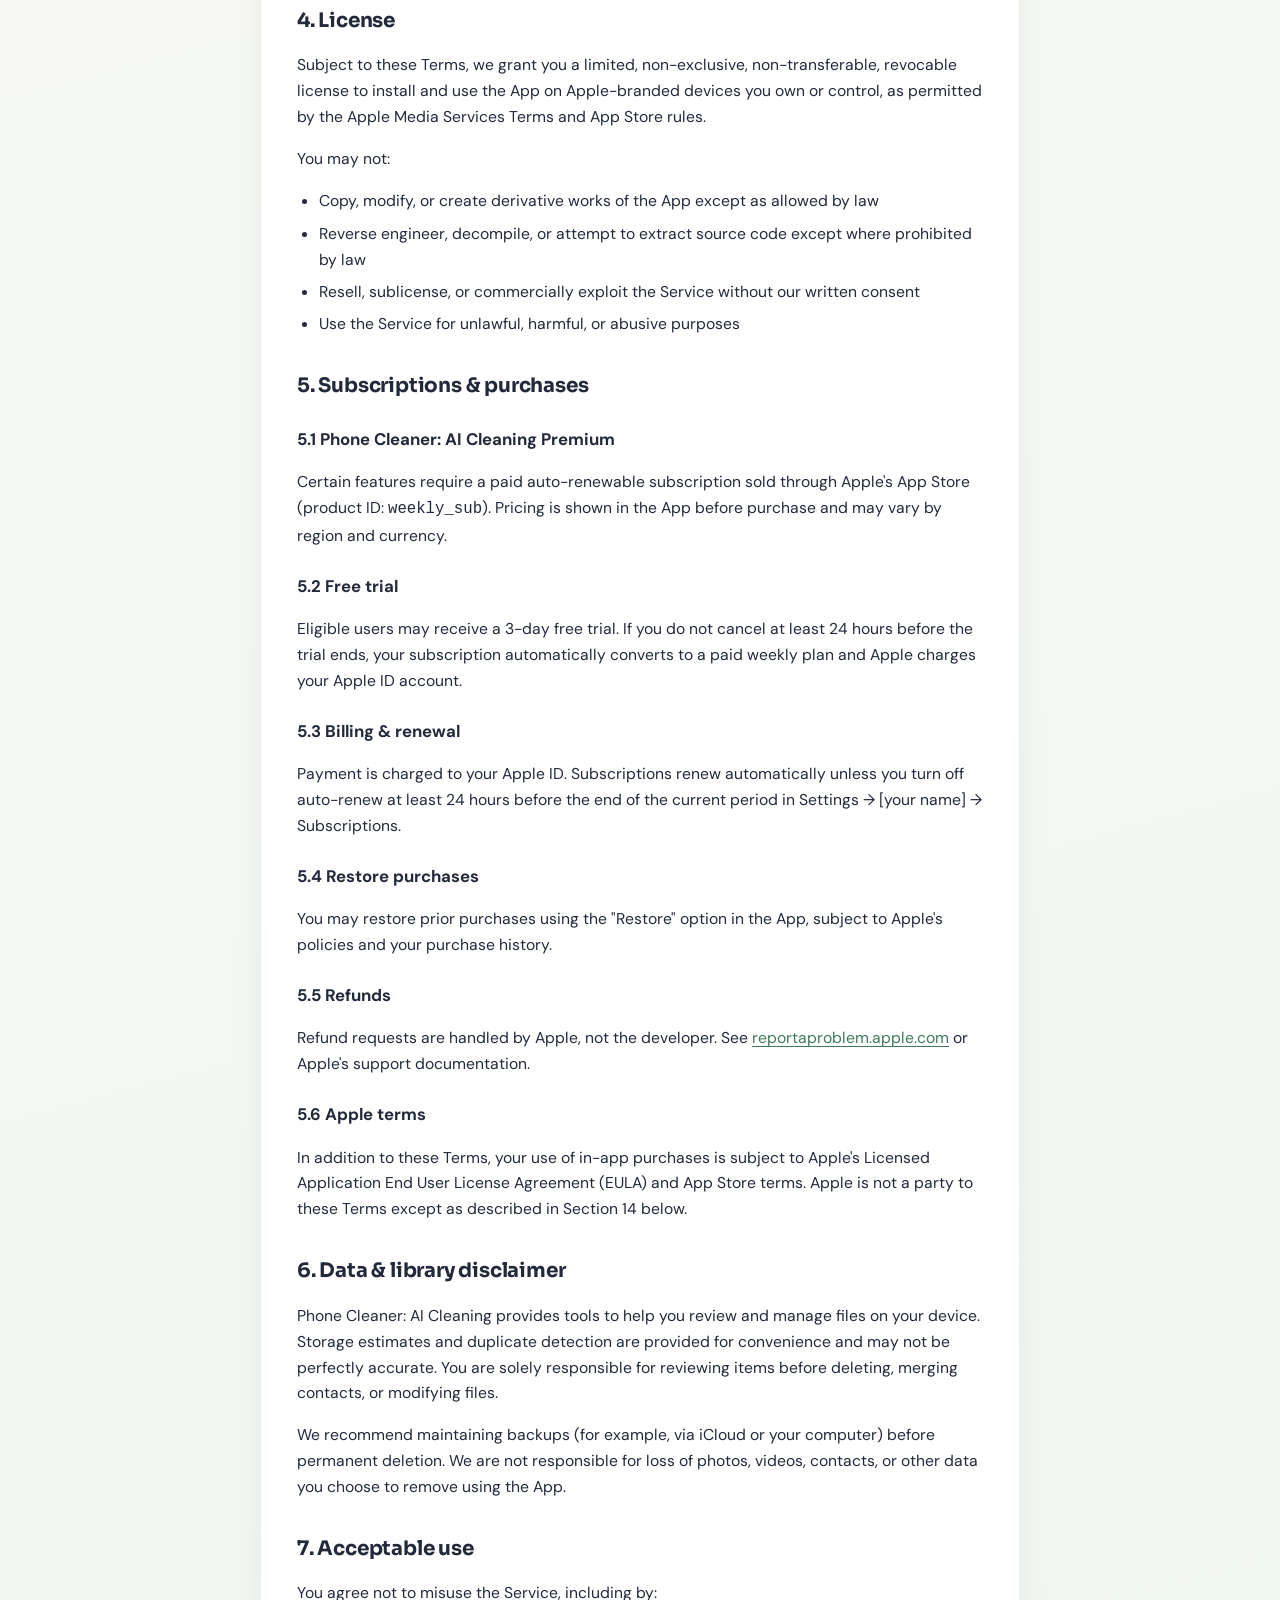
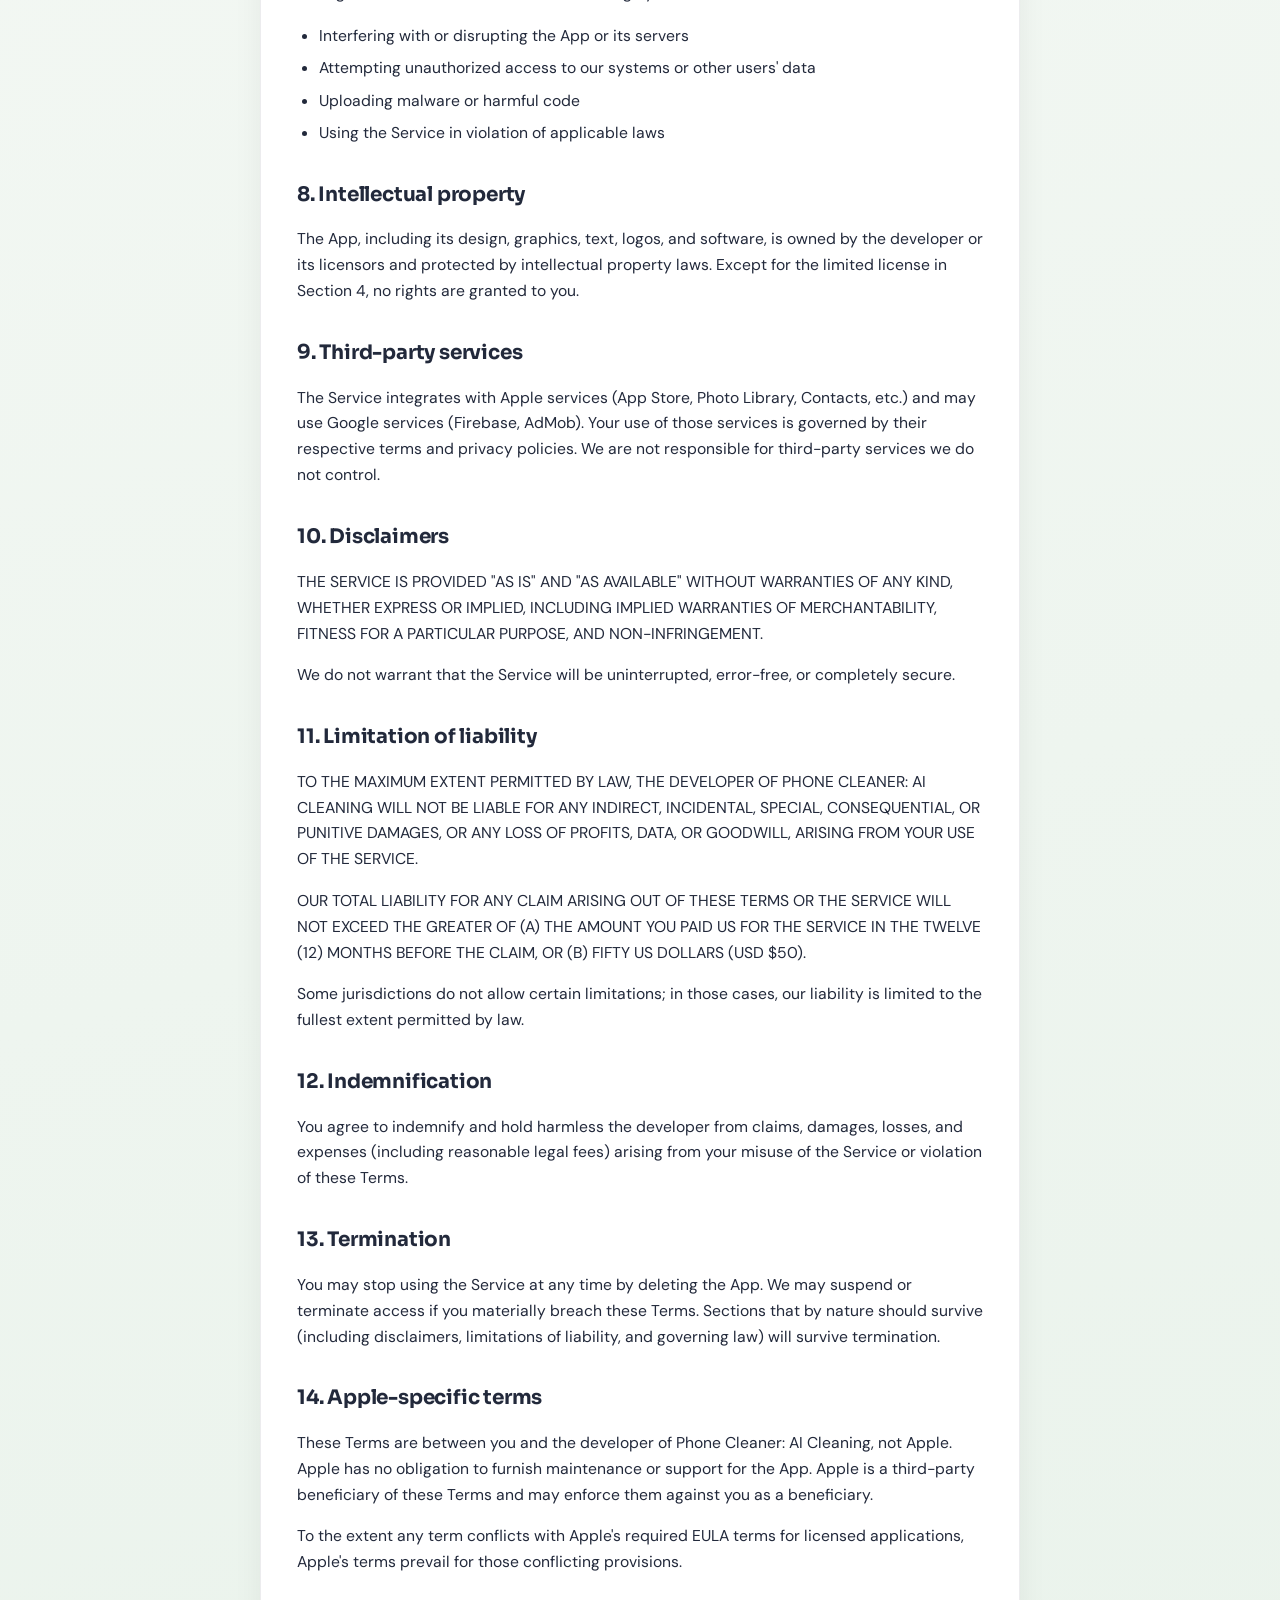
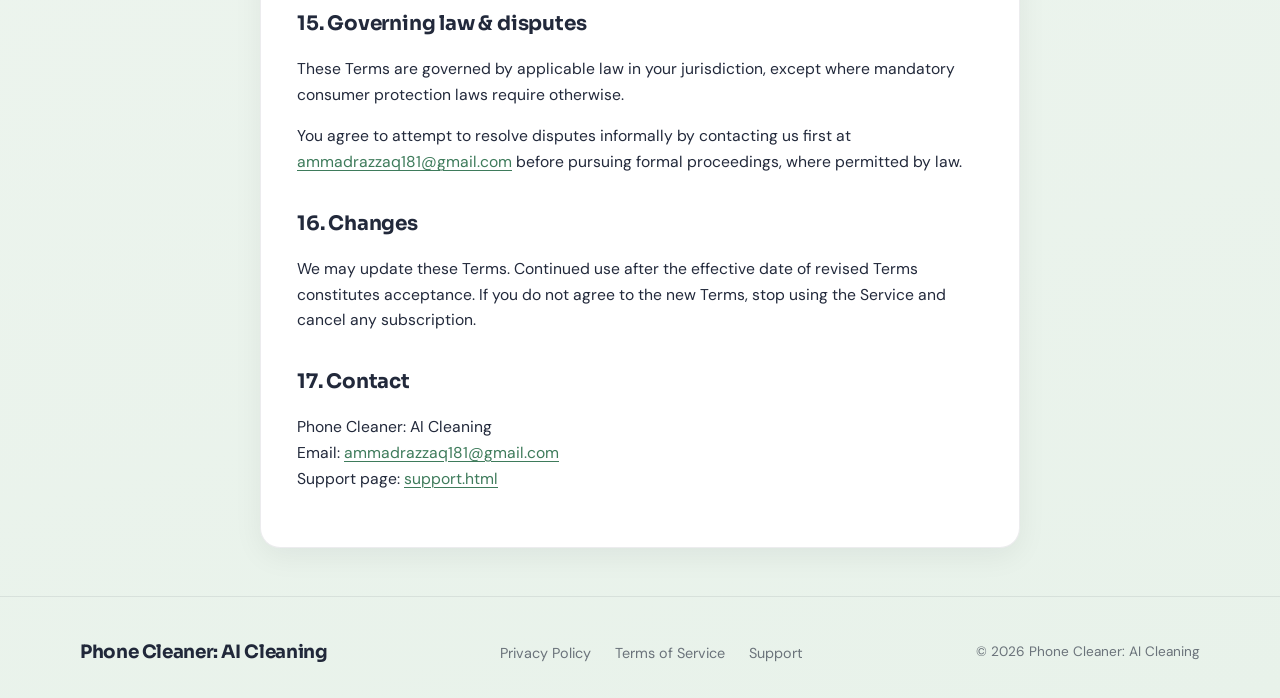
<file: terms.html>
<!DOCTYPE html>
<html lang="en">
<head>
  <meta charset="UTF-8">
  <meta name="viewport" content="width=device-width, initial-scale=1">
  <meta name="description" content="Terms of Service (EULA) for Phone Cleaner: AI Cleaning.">
  <title>Terms of Service — Phone Cleaner: AI Cleaning</title>
  <link rel="preconnect" href="https://fonts.googleapis.com">
  <link rel="preconnect" href="https://fonts.gstatic.com" crossorigin>
  <link href="https://fonts.googleapis.com/css2?family=DM+Sans:ital,opsz,wght@0,9..40,400;0,9..40,500;0,9..40,600;0,9..40,700&family=Sora:wght@600;700&display=swap" rel="stylesheet">
  <link rel="stylesheet" href="css/site.css">
  <link rel="icon" href="data:image/svg+xml,%3Csvg xmlns='http://www.w3.org/2000/svg' viewBox='0 0 32 32'%3E%3Crect width='32' height='32' rx='8' fill='%233e7b5b'/%3E%3Cpath fill='white' d='M16 4l1.2 3.6h3.8l-3.1 2.3 1.2 3.6L16 11.2l-3.1 2.3 1.2-3.6-3.1-2.3h3.8L16 4z'/%3E%3C/svg%3E">
</head>
<body>
  <header class="site-nav">
    <div class="wrap site-nav__inner">
      <a class="brand" href="index.html">
        <span class="brand__mark" aria-hidden="true">
          <svg viewBox="0 0 24 24" xmlns="http://www.w3.org/2000/svg"><path d="M12 2l1.2 3.6h3.8l-3.1 2.3 1.2 3.6L12 10.2 8.9 12.5l1.2-3.6-3.1-2.3h3.8L12 2zm0 11.5l.9 2.7h2.8l-2.3 1.7.9 2.7L12 19.6l-2.3 1.7.9-2.7-2.3-1.7h2.8l.9-2.7z"/></svg>
        </span>
        Phone Cleaner: AI Cleaning
      </a>
      <button class="nav-toggle" type="button" aria-label="Open menu" aria-expanded="false" data-nav-toggle>☰</button>
      <ul class="nav-links" data-nav-menu>
        <li><a href="index.html">Home</a></li>
        <li><a href="support.html">Support</a></li>
        <li><a href="privacy.html">Privacy</a></li>
        <li><a href="terms.html" aria-current="page">Terms</a></li>
      </ul>
    </div>
  </header>

  <main>
    <header class="page-header wrap--legal">
      <h1>Terms of Service</h1>
      <p class="meta">Last updated: May 25, 2026 · App: Phone Cleaner: AI Cleaning (com.ammad.cleanerx)</p>
    </header>

    <article class="legal-card wrap--legal">
      <nav class="toc" aria-label="Table of contents">
        <strong>On this page</strong>
        <ol>
          <li><a href="#agreement">Agreement</a></li>
          <li><a href="#service">The service</a></li>
          <li><a href="#eligibility">Eligibility</a></li>
          <li><a href="#license">License</a></li>
          <li><a href="#subscriptions">Subscriptions &amp; purchases</a></li>
          <li><a href="#data-disclaimer">Data &amp; library disclaimer</a></li>
          <li><a href="#acceptable-use">Acceptable use</a></li>
          <li><a href="#ip">Intellectual property</a></li>
          <li><a href="#third-party">Third-party services</a></li>
          <li><a href="#disclaimers">Disclaimers</a></li>
          <li><a href="#liability">Limitation of liability</a></li>
          <li><a href="#indemnification">Indemnification</a></li>
          <li><a href="#termination">Termination</a></li>
          <li><a href="#apple">Apple-specific terms</a></li>
          <li><a href="#law">Governing law &amp; disputes</a></li>
          <li><a href="#changes">Changes</a></li>
          <li><a href="#contact">Contact</a></li>
        </ol>
      </nav>

      <h2 id="agreement">1. Agreement</h2>
      <p>
        By using Phone Cleaner: AI Cleaning, you agree to these Terms of Service ("Terms") and our <a href="privacy.html">Privacy Policy</a>. These Terms apply to the Phone Cleaner: AI Cleaning mobile application and related services (collectively, the "Service").
      </p>
      <p>If you do not agree, do not use the Service.</p>

      <h2 id="service">2. The service</h2>
      <p>
        Phone Cleaner: AI Cleaning helps you manage your photo library and files on your iPhone, including tools to find duplicate or large photos and videos, manage duplicate contacts, compress images, convert images to PDF, extract audio from videos, and test network download speed. Some features require an optional subscription ("Phone Cleaner: AI Cleaning Premium").
      </p>
      <p>
        We may update, modify, or discontinue features at any time. We will use reasonable efforts to avoid removing core functionality you have paid for during an active subscription period without a suitable alternative.
      </p>

      <h2 id="eligibility">3. Eligibility</h2>
      <p>
        You must be at least 13 years old (or the age required in your jurisdiction) to use the Service. If you are under 18, you represent that you have permission from a parent or legal guardian.
      </p>

      <h2 id="license">4. License</h2>
      <p>
        Subject to these Terms, we grant you a limited, non-exclusive, non-transferable, revocable license to install and use the App on Apple-branded devices you own or control, as permitted by the Apple Media Services Terms and App Store rules.
      </p>
      <p>You may not:</p>
      <ul>
        <li>Copy, modify, or create derivative works of the App except as allowed by law</li>
        <li>Reverse engineer, decompile, or attempt to extract source code except where prohibited by law</li>
        <li>Resell, sublicense, or commercially exploit the Service without our written consent</li>
        <li>Use the Service for unlawful, harmful, or abusive purposes</li>
      </ul>

      <h2 id="subscriptions">5. Subscriptions &amp; purchases</h2>

      <h3>5.1 Phone Cleaner: AI Cleaning Premium</h3>
      <p>
        Certain features require a paid auto-renewable subscription sold through Apple's App Store (product ID: <code>weekly_sub</code>). Pricing is shown in the App before purchase and may vary by region and currency.
      </p>

      <h3>5.2 Free trial</h3>
      <p>
        Eligible users may receive a 3-day free trial. If you do not cancel at least 24 hours before the trial ends, your subscription automatically converts to a paid weekly plan and Apple charges your Apple ID account.
      </p>

      <h3>5.3 Billing &amp; renewal</h3>
      <p>
        Payment is charged to your Apple ID. Subscriptions renew automatically unless you turn off auto-renew at least 24 hours before the end of the current period in Settings → [your name] → Subscriptions.
      </p>

      <h3>5.4 Restore purchases</h3>
      <p>
        You may restore prior purchases using the "Restore" option in the App, subject to Apple's policies and your purchase history.
      </p>

      <h3>5.5 Refunds</h3>
      <p>
        Refund requests are handled by Apple, not the developer. See <a href="https://reportaproblem.apple.com" rel="noopener">reportaproblem.apple.com</a> or Apple's support documentation.
      </p>

      <h3>5.6 Apple terms</h3>
      <p>
        In addition to these Terms, your use of in-app purchases is subject to Apple's Licensed Application End User License Agreement (EULA) and App Store terms. Apple is not a party to these Terms except as described in Section 14 below.
      </p>

      <h2 id="data-disclaimer">6. Data &amp; library disclaimer</h2>
      <p>
        Phone Cleaner: AI Cleaning provides tools to help you review and manage files on your device. Storage estimates and duplicate detection are provided for convenience and may not be perfectly accurate. You are solely responsible for reviewing items before deleting, merging contacts, or modifying files.
      </p>
      <p>
        We recommend maintaining backups (for example, via iCloud or your computer) before permanent deletion. We are not responsible for loss of photos, videos, contacts, or other data you choose to remove using the App.
      </p>

      <h2 id="acceptable-use">7. Acceptable use</h2>
      <p>You agree not to misuse the Service, including by:</p>
      <ul>
        <li>Interfering with or disrupting the App or its servers</li>
        <li>Attempting unauthorized access to our systems or other users' data</li>
        <li>Uploading malware or harmful code</li>
        <li>Using the Service in violation of applicable laws</li>
      </ul>

      <h2 id="ip">8. Intellectual property</h2>
      <p>
        The App, including its design, graphics, text, logos, and software, is owned by the developer or its licensors and protected by intellectual property laws. Except for the limited license in Section 4, no rights are granted to you.
      </p>

      <h2 id="third-party">9. Third-party services</h2>
      <p>
        The Service integrates with Apple services (App Store, Photo Library, Contacts, etc.) and may use Google services (Firebase, AdMob). Your use of those services is governed by their respective terms and privacy policies. We are not responsible for third-party services we do not control.
      </p>

      <h2 id="disclaimers">10. Disclaimers</h2>
      <p>
        THE SERVICE IS PROVIDED "AS IS" AND "AS AVAILABLE" WITHOUT WARRANTIES OF ANY KIND, WHETHER EXPRESS OR IMPLIED, INCLUDING IMPLIED WARRANTIES OF MERCHANTABILITY, FITNESS FOR A PARTICULAR PURPOSE, AND NON-INFRINGEMENT.
      </p>
      <p>We do not warrant that the Service will be uninterrupted, error-free, or completely secure.</p>

      <h2 id="liability">11. Limitation of liability</h2>
      <p>
        TO THE MAXIMUM EXTENT PERMITTED BY LAW, THE DEVELOPER OF PHONE CLEANER: AI CLEANING WILL NOT BE LIABLE FOR ANY INDIRECT, INCIDENTAL, SPECIAL, CONSEQUENTIAL, OR PUNITIVE DAMAGES, OR ANY LOSS OF PROFITS, DATA, OR GOODWILL, ARISING FROM YOUR USE OF THE SERVICE.
      </p>
      <p>
        OUR TOTAL LIABILITY FOR ANY CLAIM ARISING OUT OF THESE TERMS OR THE SERVICE WILL NOT EXCEED THE GREATER OF (A) THE AMOUNT YOU PAID US FOR THE SERVICE IN THE TWELVE (12) MONTHS BEFORE THE CLAIM, OR (B) FIFTY US DOLLARS (USD $50).
      </p>
      <p>Some jurisdictions do not allow certain limitations; in those cases, our liability is limited to the fullest extent permitted by law.</p>

      <h2 id="indemnification">12. Indemnification</h2>
      <p>
        You agree to indemnify and hold harmless the developer from claims, damages, losses, and expenses (including reasonable legal fees) arising from your misuse of the Service or violation of these Terms.
      </p>

      <h2 id="termination">13. Termination</h2>
      <p>
        You may stop using the Service at any time by deleting the App. We may suspend or terminate access if you materially breach these Terms. Sections that by nature should survive (including disclaimers, limitations of liability, and governing law) will survive termination.
      </p>

      <h2 id="apple">14. Apple-specific terms</h2>
      <p>
        These Terms are between you and the developer of Phone Cleaner: AI Cleaning, not Apple. Apple has no obligation to furnish maintenance or support for the App. Apple is a third-party beneficiary of these Terms and may enforce them against you as a beneficiary.
      </p>
      <p>
        To the extent any term conflicts with Apple's required EULA terms for licensed applications, Apple's terms prevail for those conflicting provisions.
      </p>

      <h2 id="law">15. Governing law &amp; disputes</h2>
      <p>
        These Terms are governed by applicable law in your jurisdiction, except where mandatory consumer protection laws require otherwise.
      </p>
      <p>
        You agree to attempt to resolve disputes informally by contacting us first at <a href="mailto:ammadrazzaq181@gmail.com">ammadrazzaq181@gmail.com</a> before pursuing formal proceedings, where permitted by law.
      </p>

      <h2 id="changes">16. Changes</h2>
      <p>
        We may update these Terms. Continued use after the effective date of revised Terms constitutes acceptance. If you do not agree to the new Terms, stop using the Service and cancel any subscription.
      </p>

      <h2 id="contact">17. Contact</h2>
      <p>
        Phone Cleaner: AI Cleaning<br>
        Email: <a href="mailto:ammadrazzaq181@gmail.com">ammadrazzaq181@gmail.com</a><br>
        Support page: <a href="support.html">support.html</a>
      </p>
    </article>
  </main>

  <footer class="site-footer">
    <div class="wrap site-footer__inner">
      <a class="brand" href="index.html">Phone Cleaner: AI Cleaning</a>
      <ul class="footer-links">
        <li><a href="privacy.html">Privacy Policy</a></li>
        <li><a href="terms.html">Terms of Service</a></li>
        <li><a href="support.html">Support</a></li>
      </ul>
      <small>© <span id="year"></span> Phone Cleaner: AI Cleaning</small>
    </div>
  </footer>

  <script>
    document.getElementById('year').textContent = new Date().getFullYear();
    const toggle = document.querySelector('[data-nav-toggle]');
    const menu = document.querySelector('[data-nav-menu]');
    toggle?.addEventListener('click', () => {
      const open = menu.classList.toggle('is-open');
      toggle.setAttribute('aria-expanded', open);
    });
  </script>
</body>
</html>
</file>
<file: css/site.css>
/* CleanerX: Phone Cleaner — GitHub Pages shared styles */

:root {
  --accent: #e67e51;
  --accent-deep: #e65f46;
  --accent-glow: rgba(230, 126, 81, 0.32);
  --bg-top: #f9f7f2;
  --bg-bottom: #f4f8f4;
  --surface: rgba(255, 255, 255, 0.82);
  --surface-solid: #ffffff;
  --stroke: rgba(15, 23, 42, 0.08);
  --text: rgba(15, 23, 42, 0.92);
  --text-muted: rgba(15, 23, 42, 0.58);
  --water: #57ab5a;
  --water-deep: #3e7b5b;
  --radius: 20px;
  --radius-sm: 12px;
  --shadow: 0 24px 60px rgba(15, 23, 42, 0.08);
  --shadow-soft: 0 8px 30px rgba(15, 23, 42, 0.06);
  --max: 1120px;
  --legal-max: 760px;
  --font-display: "Sora", system-ui, sans-serif;
  --font-body: "DM Sans", system-ui, sans-serif;
}

*,
*::before,
*::after {
  box-sizing: border-box;
}

html {
  scroll-behavior: smooth;
}

body {
  margin: 0;
  min-height: 100vh;
  font-family: var(--font-body);
  font-size: 1.05rem;
  line-height: 1.65;
  color: var(--text);
  background: linear-gradient(165deg, var(--bg-top) 0%, var(--bg-bottom) 45%, #e8f2ea 100%);
  -webkit-font-smoothing: antialiased;
}

body::before {
  content: "";
  position: fixed;
  inset: 0;
  pointer-events: none;
  background:
    radial-gradient(ellipse 80% 50% at 50% -10%, var(--accent-glow), transparent 55%),
    radial-gradient(ellipse 60% 40% at 100% 20%, rgba(87, 171, 90, 0.12), transparent 50%),
    radial-gradient(ellipse 50% 35% at 0% 80%, rgba(62, 123, 91, 0.08), transparent 45%);
  z-index: -1;
}

a {
  color: var(--water-deep);
  text-decoration-thickness: 1px;
  text-underline-offset: 3px;
}

a:hover {
  color: var(--accent-deep);
}

img {
  max-width: 100%;
  height: auto;
}

/* ——— Layout ——— */

.wrap {
  width: min(var(--max), calc(100% - 2rem));
  margin-inline: auto;
}

.wrap--legal {
  width: min(var(--legal-max), calc(100% - 2rem));
  margin-inline: auto;
}

/* ——— Nav ——— */

.site-nav {
  position: sticky;
  top: 0;
  z-index: 100;
  padding: 0.85rem 0;
  backdrop-filter: blur(18px) saturate(1.4);
  -webkit-backdrop-filter: blur(18px) saturate(1.4);
  background: rgba(252, 252, 247, 0.72);
  border-bottom: 1px solid var(--stroke);
}

.site-nav__inner {
  display: flex;
  align-items: center;
  justify-content: space-between;
  gap: 1rem;
}

.brand {
  display: inline-flex;
  align-items: center;
  gap: 0.65rem;
  text-decoration: none;
  color: var(--text);
  font-family: var(--font-display);
  font-weight: 700;
  font-size: 1.15rem;
  letter-spacing: -0.02em;
}

.brand:hover {
  color: var(--text);
}

.brand__mark {
  width: 40px;
  height: 40px;
  border-radius: 14px;
  background: linear-gradient(135deg, var(--water) 0%, var(--water-deep) 100%);
  display: grid;
  place-items: center;
  box-shadow: 0 6px 20px rgba(59, 157, 221, 0.35);
  flex-shrink: 0;
}

.brand__mark svg {
  width: 22px;
  height: 22px;
  fill: white;
}

.nav-links {
  display: flex;
  align-items: center;
  gap: 0.35rem;
  list-style: none;
  margin: 0;
  padding: 0;
}

.nav-links a {
  text-decoration: none;
  color: var(--text-muted);
  font-size: 0.92rem;
  font-weight: 500;
  padding: 0.45rem 0.85rem;
  border-radius: 999px;
  transition: background 0.2s, color 0.2s;
}

.nav-links a:hover,
.nav-links a[aria-current="page"] {
  color: var(--text);
  background: rgba(255, 255, 255, 0.85);
}

.nav-toggle {
  display: none;
  background: var(--surface-solid);
  border: 1px solid var(--stroke);
  border-radius: 10px;
  padding: 0.5rem 0.65rem;
  cursor: pointer;
}

/* ——— Hero (marketing) ——— */

.hero {
  padding: 4.5rem 0 3rem;
}

.hero__grid {
  display: grid;
  grid-template-columns: 1.05fr 0.95fr;
  gap: 3rem;
  align-items: center;
}

.hero__eyebrow {
  display: inline-flex;
  align-items: center;
  gap: 0.5rem;
  font-size: 0.8rem;
  font-weight: 600;
  letter-spacing: 0.12em;
  text-transform: uppercase;
  color: var(--accent-deep);
  background: rgba(250, 158, 66, 0.12);
  border: 1px solid rgba(250, 158, 66, 0.25);
  padding: 0.35rem 0.85rem;
  border-radius: 999px;
  margin-bottom: 1.25rem;
}

.hero h1 {
  font-family: var(--font-display);
  font-size: clamp(2.4rem, 5vw, 3.5rem);
  line-height: 1.08;
  letter-spacing: -0.03em;
  margin: 0 0 1.25rem;
}

.hero h1 span {
  background: linear-gradient(120deg, var(--water-deep), var(--water));
  -webkit-background-clip: text;
  background-clip: text;
  color: transparent;
}

.hero__lead {
  font-size: 1.15rem;
  color: var(--text-muted);
  max-width: 34ch;
  margin: 0 0 2rem;
}

.hero__cta {
  display: flex;
  flex-wrap: wrap;
  gap: 0.85rem;
  align-items: center;
}

.btn {
  display: inline-flex;
  align-items: center;
  justify-content: center;
  gap: 0.5rem;
  padding: 0.9rem 1.5rem;
  border-radius: 999px;
  font-weight: 600;
  font-size: 0.98rem;
  text-decoration: none;
  border: none;
  cursor: pointer;
  transition: transform 0.2s, box-shadow 0.2s;
}

.btn--primary {
  background: linear-gradient(135deg, var(--accent), var(--accent-deep));
  color: white;
  box-shadow: 0 12px 32px var(--accent-glow);
}

.btn--primary:hover {
  color: white;
  transform: translateY(-2px);
  box-shadow: 0 16px 40px var(--accent-glow);
}

.btn--ghost {
  background: var(--surface-solid);
  color: var(--text);
  border: 1px solid var(--stroke);
  box-shadow: var(--shadow-soft);
}

.btn--ghost:hover {
  color: var(--text);
  transform: translateY(-1px);
}

.phone-mock {
  position: relative;
  justify-self: center;
  width: min(320px, 100%);
}

.phone-mock__frame {
  border-radius: 36px;
  padding: 12px;
  background: linear-gradient(160deg, #1a1a2e 0%, #0f172a 100%);
  box-shadow: var(--shadow), 0 0 0 1px rgba(255, 255, 255, 0.08) inset;
}

.phone-mock__screen {
  border-radius: 28px;
  overflow: hidden;
  aspect-ratio: 9 / 19.5;
  background: linear-gradient(180deg, #fcfcf7 0%, #e8f4fc 100%);
  padding: 1.5rem 1.25rem;
  display: flex;
  flex-direction: column;
  gap: 1rem;
}

.mock-ring {
  width: 140px;
  height: 140px;
  margin: 0.5rem auto 0;
  border-radius: 50%;
  background: conic-gradient(var(--water) 0deg 220deg, rgba(87, 171, 90, 0.15) 220deg);
  display: grid;
  place-items: center;
  position: relative;
}

.mock-ring::after {
  content: "";
  width: 108px;
  height: 108px;
  border-radius: 50%;
  background: var(--surface-solid);
  box-shadow: var(--shadow-soft);
}

.mock-stat {
  background: var(--surface);
  border: 1px solid var(--stroke);
  border-radius: var(--radius-sm);
  padding: 0.75rem 1rem;
  backdrop-filter: blur(8px);
}

.mock-stat strong {
  display: block;
  font-family: var(--font-display);
  font-size: 1.1rem;
}

.mock-stat span {
  font-size: 0.8rem;
  color: var(--text-muted);
}

/* ——— Sections ——— */

.section {
  padding: 4rem 0;
}

.section__title {
  font-family: var(--font-display);
  font-size: clamp(1.75rem, 3vw, 2.25rem);
  letter-spacing: -0.02em;
  text-align: center;
  margin: 0 0 0.5rem;
}

.section__subtitle {
  text-align: center;
  color: var(--text-muted);
  max-width: 48ch;
  margin: 0 auto 2.5rem;
}

.features {
  display: grid;
  grid-template-columns: repeat(auto-fit, minmax(240px, 1fr));
  gap: 1.25rem;
}

.card {
  background: var(--surface);
  border: 1px solid var(--stroke);
  border-radius: var(--radius);
  padding: 1.5rem;
  backdrop-filter: blur(12px);
  box-shadow: var(--shadow-soft);
  transition: transform 0.25s, box-shadow 0.25s;
}

.card:hover {
  transform: translateY(-4px);
  box-shadow: var(--shadow);
}

.card__icon {
  width: 48px;
  height: 48px;
  border-radius: 14px;
  display: grid;
  place-items: center;
  font-size: 1.35rem;
  margin-bottom: 1rem;
  background: linear-gradient(135deg, rgba(59, 157, 221, 0.15), rgba(250, 158, 66, 0.12));
}

.card h3 {
  font-family: var(--font-display);
  font-size: 1.1rem;
  margin: 0 0 0.5rem;
}

.card p {
  margin: 0;
  font-size: 0.95rem;
  color: var(--text-muted);
}

.pricing-banner {
  text-align: center;
  padding: 2.5rem 2rem;
  border-radius: var(--radius);
  background: linear-gradient(135deg, rgba(30, 111, 168, 0.08), rgba(250, 158, 66, 0.1));
  border: 1px solid var(--stroke);
}

.pricing-banner h2 {
  font-family: var(--font-display);
  margin: 0 0 0.75rem;
}

.pricing-banner p {
  color: var(--text-muted);
  margin: 0 0 1.5rem;
}

/* ——— Legal pages ——— */

.page-header {
  padding: 3rem 0 1.5rem;
  text-align: center;
}

.page-header h1 {
  font-family: var(--font-display);
  font-size: clamp(2rem, 4vw, 2.75rem);
  letter-spacing: -0.02em;
  margin: 0 0 0.5rem;
}

.page-header .meta {
  color: var(--text-muted);
  font-size: 0.92rem;
}

.legal-card {
  background: var(--surface-solid);
  border: 1px solid var(--stroke);
  border-radius: var(--radius);
  padding: 2.5rem 2.25rem;
  box-shadow: var(--shadow-soft);
  margin-bottom: 3rem;
}

.legal-card h2 {
  font-family: var(--font-display);
  font-size: 1.25rem;
  margin: 2rem 0 0.75rem;
  letter-spacing: -0.01em;
}

.legal-card h2:first-child {
  margin-top: 0;
}

.legal-card h3 {
  font-size: 1.05rem;
  margin: 1.5rem 0 0.5rem;
}

.legal-card p,
.legal-card li {
  color: var(--text);
  font-size: 0.98rem;
}

.legal-card ul,
.legal-card ol {
  padding-left: 1.35rem;
}

.legal-card li {
  margin-bottom: 0.4rem;
}

.toc {
  background: rgba(59, 157, 221, 0.06);
  border: 1px solid rgba(59, 157, 221, 0.15);
  border-radius: var(--radius-sm);
  padding: 1.25rem 1.5rem;
  margin-bottom: 2rem;
}

.toc strong {
  display: block;
  font-family: var(--font-display);
  margin-bottom: 0.65rem;
}

.toc ol {
  margin: 0;
  padding-left: 1.25rem;
}

.toc a {
  text-decoration: none;
  font-size: 0.92rem;
}

.toc a:hover {
  text-decoration: underline;
}

/* ——— Support ——— */

.support-grid {
  display: grid;
  grid-template-columns: repeat(auto-fit, minmax(280px, 1fr));
  gap: 1.25rem;
  margin-bottom: 2rem;
}

.faq details {
  background: var(--surface-solid);
  border: 1px solid var(--stroke);
  border-radius: var(--radius-sm);
  padding: 1rem 1.25rem;
  margin-bottom: 0.75rem;
}

.faq summary {
  font-weight: 600;
  cursor: pointer;
  list-style: none;
}

.faq summary::-webkit-details-marker {
  display: none;
}

.faq details[open] summary {
  margin-bottom: 0.75rem;
  color: var(--water-deep);
}

.faq p {
  margin: 0;
  color: var(--text-muted);
  font-size: 0.95rem;
}

.contact-box {
  text-align: center;
  padding: 2rem;
  border-radius: var(--radius);
  background: var(--surface);
  border: 1px solid var(--stroke);
}

/* ——— Footer ——— */

.site-footer {
  padding: 2.5rem 0 2rem;
  border-top: 1px solid var(--stroke);
  margin-top: 2rem;
}

.site-footer__inner {
  display: flex;
  flex-wrap: wrap;
  justify-content: space-between;
  align-items: center;
  gap: 1.5rem;
}

.footer-links {
  display: flex;
  flex-wrap: wrap;
  gap: 1rem 1.5rem;
  list-style: none;
  margin: 0;
  padding: 0;
}

.footer-links a {
  text-decoration: none;
  font-size: 0.9rem;
  color: var(--text-muted);
}

.footer-links a:hover {
  color: var(--text);
}

.site-footer small {
  color: var(--text-muted);
  font-size: 0.85rem;
}

/* ——— Responsive ——— */

@media (max-width: 900px) {
  .hero__grid {
    grid-template-columns: 1fr;
    text-align: center;
  }

  .hero__lead {
    margin-inline: auto;
  }

  .hero__cta {
    justify-content: center;
  }

  .phone-mock {
    order: -1;
  }
}

@media (max-width: 720px) {
  .nav-toggle {
    display: block;
  }

  .nav-links {
    display: none;
    position: absolute;
    top: 100%;
    left: 0;
    right: 0;
    flex-direction: column;
    padding: 1rem;
    background: rgba(252, 252, 247, 0.96);
    border-bottom: 1px solid var(--stroke);
  }

  .nav-links.is-open {
    display: flex;
  }

  .site-nav__inner {
    position: relative;
  }

  .legal-card {
    padding: 1.75rem 1.25rem;
  }
}
</file>
